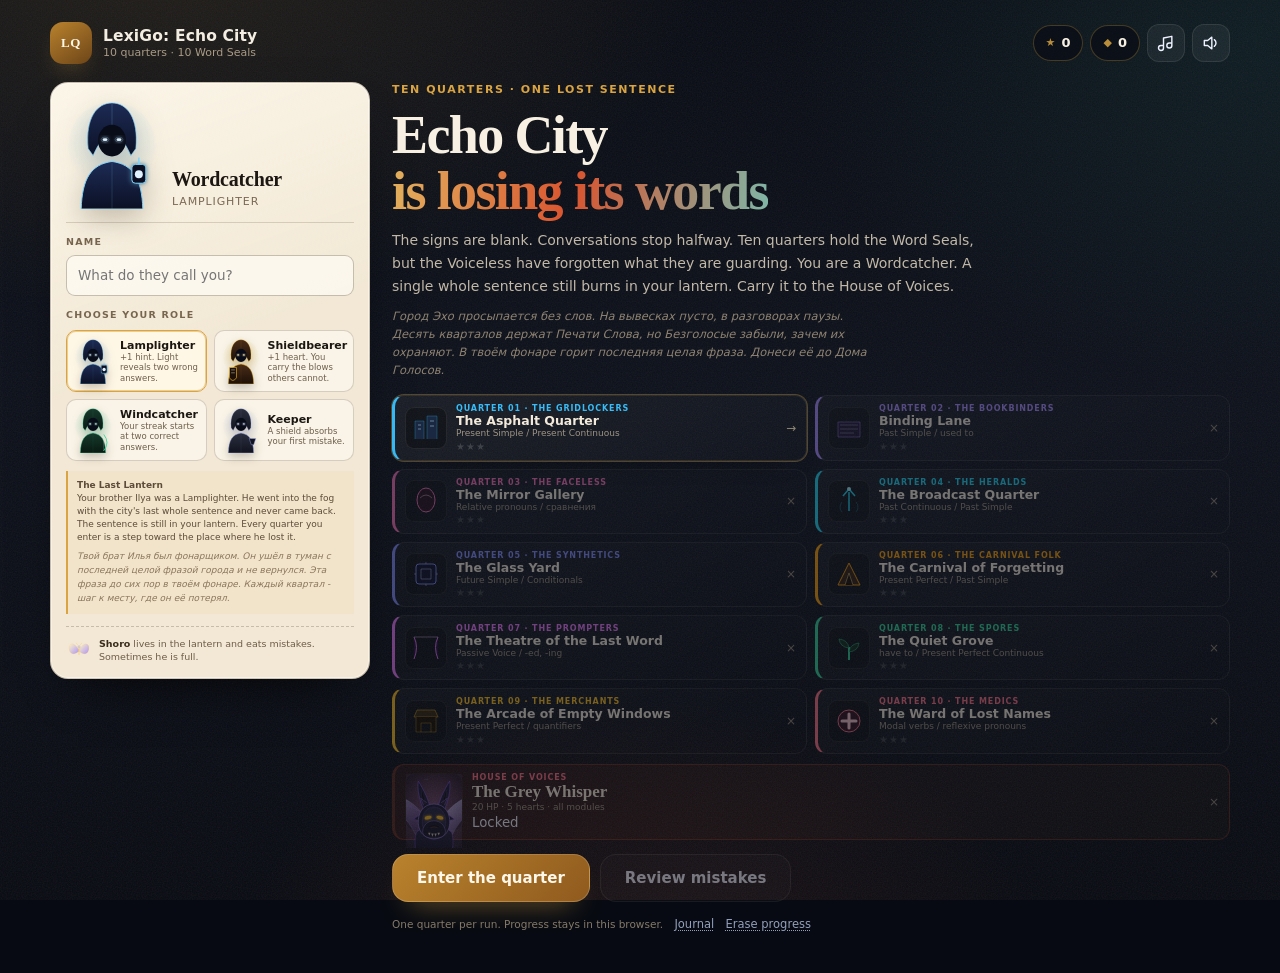
<file: index.html>
<!DOCTYPE html>
<html lang="ru">
<head>
<meta charset="utf-8">
<meta name="viewport" content="width=device-width, initial-scale=1, viewport-fit=cover">
<title>LexiGo: Echo City - a Spotlight 7 adventure</title>
<meta name="description" content="Echo City is losing its words. Ten quarters, ten Word Seals and a dragon of unfinished sentences. A Spotlight 7 adventure.">
<meta name="theme-color" content="#080b16">
<link rel="icon" href="data:image/svg+xml,<svg xmlns='http://www.w3.org/2000/svg' viewBox='0 0 64 64'><rect width='64' height='64' rx='16' fill='%2311182f'/><path d='M18 46V18h10l14 18V18h8v28H38L24 28v18z' fill='%23a78bfa'/></svg>">
<link rel="stylesheet" href="game.css?v=3">
<link rel="stylesheet" href="game-v3.css?v=3">
</head>
<body data-screen="menu">

<div class="app">

  <!-- ============================================================== меню -->
  <section id="screen-menu" class="screen menu">
    <header class="menu-head">
      <div class="brand">
        <span class="brand-mark">LQ</span>
        <span class="brand-text">
          <strong>LexiGo: Echo City</strong>
          <small>10 quarters · 10 Word Seals</small>
        </span>
      </div>
      <div class="head-actions">
        <span class="stat-chip"><span class="sym">★</span> <b id="statStars">0</b></span>
        <span class="stat-chip"><span class="sym">◆</span> <b id="statScore">0</b></span>
        <button class="icon-btn" id="musicBtn" type="button" title="Music" aria-label="Music">
          <svg viewBox="0 0 24 24" aria-hidden="true"><path d="M9 18V6l10-2v12M9 18a3 3 0 1 1-3-3h3m10 0a3 3 0 1 1-3-3h3"/></svg>
        </button>
        <button class="icon-btn" id="soundBtn" type="button" title="Sound" aria-label="Sound">
          <svg viewBox="0 0 24 24" aria-hidden="true"><path d="M4 9v6h4l5 4V5L8 9H4Zm12-1a5 5 0 0 1 0 8"/></svg>
        </button>
      </div>
    </header>

    <div class="menu-grid">
      <aside class="hero-panel">
        <div class="hero-preview">
          <img class="hero-portrait" id="heroPortrait" src="assets/hero/mage.svg" alt="">
          <span class="hero-info">
            <strong id="heroName">Wordcatcher</strong>
            <small id="heroClass">Lamplighter</small>
          </span>
        </div>

        <label class="field">
          <span>Name</span>
          <input id="playerName" type="text" maxlength="14" autocomplete="off" placeholder="What do they call you?">
        </label>

        <div class="pick-block">
          <span class="pick-label">Choose your role</span>
          <div class="class-list" id="classPicker">
            <button type="button" data-class="mage">
              <img src="assets/hero/mage.svg" alt="">
              <span><b>Lamplighter</b><small>+1 hint. Light reveals two wrong answers.</small></span>
            </button>
            <button type="button" data-class="warrior">
              <img src="assets/hero/warrior.svg" alt="">
              <span><b>Shieldbearer</b><small>+1 heart. You carry the blows others cannot.</small></span>
            </button>
            <button type="button" data-class="elf">
              <img src="assets/hero/elf.svg" alt="">
              <span><b>Windcatcher</b><small>Your streak starts at two correct answers.</small></span>
            </button>
            <button type="button" data-class="guardian">
              <img src="assets/hero/guardian.svg" alt="">
              <span><b>Keeper</b><small>A shield absorbs your first mistake.</small></span>
            </button>
          </div>
        </div>

        <p class="class-story" id="classStory"></p>
        <p class="guide-note"><img src="assets/enemies/guide.svg" alt=""><span><b>Shoro</b> lives in the lantern and eats mistakes. Sometimes he is full.</span></p>
      </aside>

      <main class="world-panel">
        <p class="kicker">Ten quarters · one lost sentence</p>
        <h1>Echo City<br><span class="grad">is losing its words</span></h1>
        <p class="lede">
          The signs are blank. Conversations stop halfway. Ten quarters hold the Word Seals,
          but the Voiceless have forgotten what they are guarding. You are a Wordcatcher.
          A single whole sentence still burns in your lantern. Carry it to the House of Voices.
        </p>
        <p class="lede-ru">
          Город Эхо просыпается без слов. На вывесках пусто, в разговорах паузы. Десять кварталов
          держат Печати Слова, но Безголосые забыли, зачем их охраняют. В твоём фонаре горит
          последняя целая фраза. Донеси её до Дома Голосов.
        </p>

        <div class="level-path" id="levelPath"></div>

        <div class="menu-actions">
          <button class="btn primary lg" id="continueBtn" type="button">Enter the quarter</button>
          <button class="btn ghost lg" id="reviewBtn" type="button">Review mistakes</button>
        </div>
        <p class="fineprint">One quarter per run. Progress stays in this browser.
          <button class="linklike" id="menuJournal" type="button">Journal</button>
          <button class="linklike" id="resetProgress" type="button">Erase progress</button>
        </p>
      </main>
    </div>
  </section>

  <!-- ============================================================== уровень -->
  <section id="screen-game" class="screen game" hidden>
    <header class="hud">
      <button class="icon-btn" id="quitBtn" type="button" aria-label="Menu">←</button>
      <div class="hud-title">
        <strong id="levelTitle">District</strong>
        <small id="levelSub">Module</small>
      </div>
      <div class="hearts" id="hearts"></div>
      <div class="seal-chip"><b id="sealVal">0</b><small>/10 seals</small></div>
      <div class="hud-score"><b id="scoreVal">0</b><small>pts</small></div>
      <div class="streak-chip"><span class="sym">≡</span> <b id="streakVal">0</b></div>
      <button class="icon-btn journal-btn" id="journalBtn" type="button" title="Journal" aria-label="Journal">
        <svg viewBox="0 0 24 24" aria-hidden="true"><path d="M5 4h11a2 2 0 0 1 2 2v14H7a2 2 0 0 1-2-2V4Zm0 12h13M9 8h6M9 11h6"/></svg>
      </button>
    </header>
    <div class="buff-row" id="buffRow"></div>

    <div class="stage" id="stage">
      <div class="map-window" id="mapWindow">
        <div class="map" id="map" data-theme="city"></div>
      </div>
      <div class="hint" id="hint" role="status"></div>
      <div class="map-caption" id="mapCaption"></div>
      <div class="map-legend" id="mapLegend"></div>
    </div>

    <div class="controls">
      <span class="ctrl-hint">WASD / arrows - move · Esc - menu</span>
      <div class="dpad" id="dpad">
        <button type="button" data-move="left">←</button>
        <button type="button" data-move="up">↑</button>
        <button type="button" data-move="down">↓</button>
        <button type="button" data-move="right">→</button>
      </div>
    </div>
  </section>

  <!-- ================================================================ босс -->
  <section id="screen-boss" class="screen boss" hidden>
    <header class="boss-top">
      <button class="icon-btn" id="bossQuit" type="button" aria-label="Menu">←</button>
      <div class="boss-title"><strong>The Grey Whisper</strong><small>a dragon of unfinished sentences</small></div>
      <div class="boss-hearts" id="bossHearts"></div>
      <div class="hud-score"><b id="bossScore">0</b><small>pts</small></div>
    </header>

    <div class="boss-arena">
      <div class="boss-card" id="bossCard" data-phase="0">
        <div class="boss-aura"></div>
        <img class="boss-sprite" id="bossSprite" src="assets/enemies/boss.svg" alt="The Grey Whisper">
        <div class="boss-name" id="bossName">The Grey Whisper</div>
        <div class="boss-phase" id="bossPhase">Phase I · The Opening</div>
        <div class="boss-hp"><i id="bossHpFill"></i></div>
        <div class="boss-hp-text" id="bossHpText">20 / 20</div>
      </div>
      <div class="boss-question" id="bossQuestion"></div>
      <div class="boss-abilities" id="bossAbilities"></div>
    </div>
  </section>

  <!-- =========================================================== результат -->
  <section id="screen-result" class="screen result" hidden>
    <div id="resultZone"></div>
  </section>

  <!-- =============================================================== финал -->
  <section id="screen-ending" class="screen ending" hidden>
    <div id="endingZone"></div>
  </section>

  <!-- ============================================================= разбор -->
  <section id="screen-review" class="screen review" hidden>
    <div id="reviewZone"></div>
  </section>

</div>

<div class="battle-layer" id="battleLayer" data-theme="city" hidden>
  <div class="battleMotes" aria-hidden="true"><i></i><i></i><i></i><i></i><i></i><i></i><i></i><i></i></div>
  <div class="battle-card" id="battleCard" role="dialog" aria-modal="true" aria-label="Battle with a Voiceless"></div>
</div>

<div class="dialogue-layer" id="dialogueLayer" hidden>
  <div class="dialogue-card" id="dialogueCard" role="dialog" aria-modal="true" aria-label="Conversation"></div>
</div>

<div class="story-layer" id="storyLayer" hidden>
  <div class="story-card" id="storyCard" role="dialog" aria-modal="true" aria-label="Story"></div>
</div>

<div class="journal-layer" id="journalLayer" hidden>
  <div class="journal-card" id="journalCard" role="dialog" aria-modal="true" aria-label="Journal"></div>
</div>

<noscript>
  <p style="max-width:640px;margin:20px auto;padding:16px;border:1px solid #fecdd3;border-radius:14px;background:#fff1f2;color:#9f1239;font:14px/1.5 system-ui,sans-serif">
    This game needs JavaScript. Turn it on in your browser settings.
  </p>
</noscript>

<script src="content.js"></script>
<script src="story.js"></script>
<script src="lore.js"></script>
<script src="levels.js"></script>
<script src="game.js"></script>
</body>
</html>
</file>
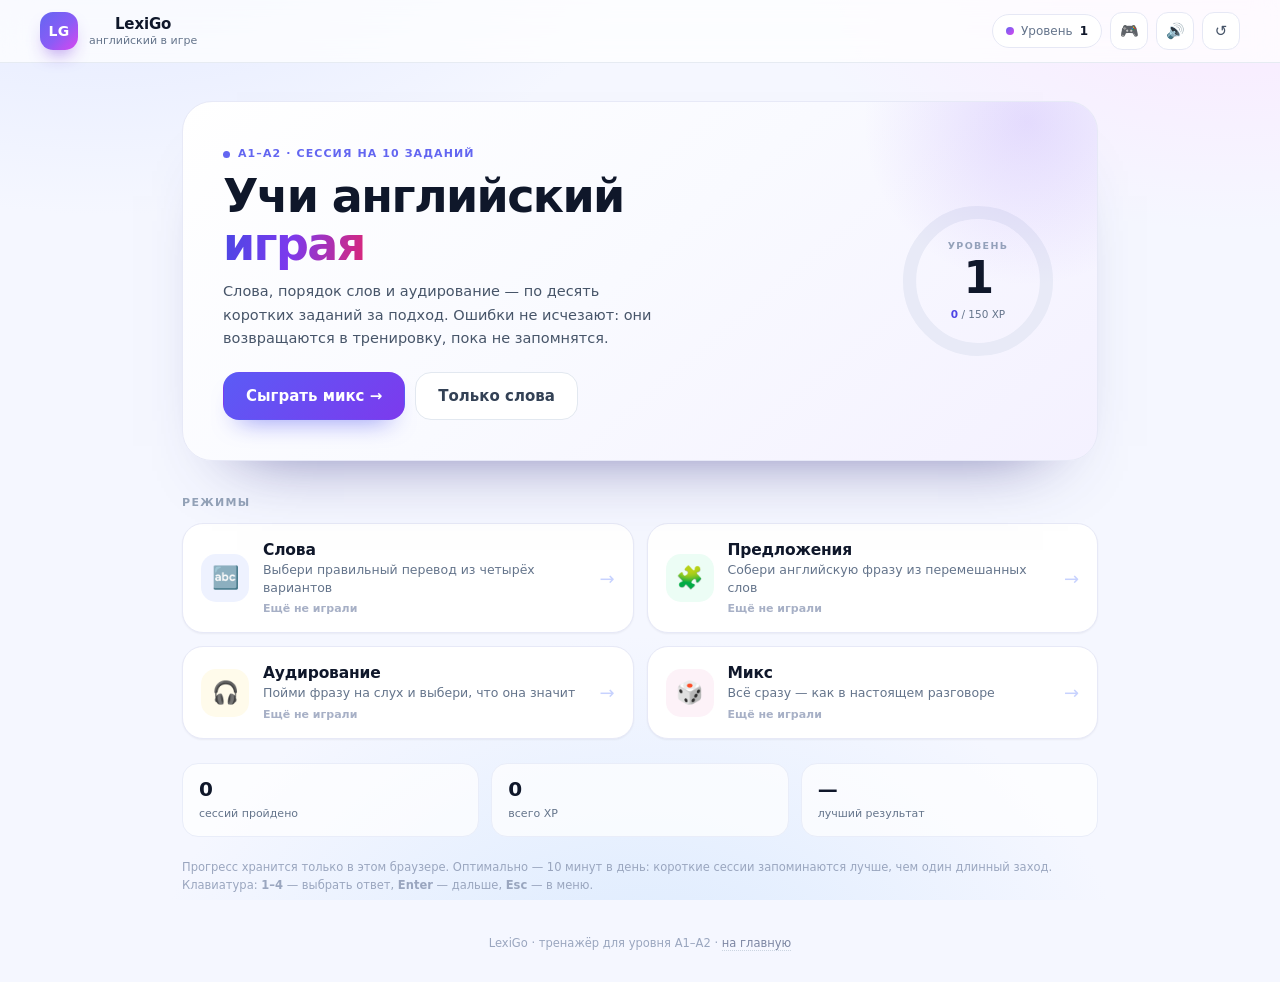
<file: trainer.html>
<!DOCTYPE html>
<html lang="ru">
<head>
<meta charset="utf-8">
<meta name="viewport" content="width=device-width, initial-scale=1, viewport-fit=cover">
<title>LexiGo — английский в игре</title>
<meta name="description" content="Короткие игровые сессии для английского A1–A2: слова, порядок слов и аудирование. Без установки и регистрации.">
<meta name="theme-color" content="#f5f7ff">
<link rel="icon" href="data:image/svg+xml,<svg xmlns='http://www.w3.org/2000/svg' viewBox='0 0 64 64'><defs><linearGradient id='g' x1='0' y1='0' x2='1' y2='1'><stop offset='0' stop-color='%236366f1'/><stop offset='1' stop-color='%23d946ef'/></linearGradient></defs><rect width='64' height='64' rx='16' fill='url(%23g)'/><text x='32' y='44' font-family='Segoe UI,Arial' font-size='30' font-weight='800' fill='white' text-anchor='middle'>L</text></svg>">
<link rel="stylesheet" href="styles.css">
</head>
<body data-screen="home">

<header class="topbar">
  <button class="brand" type="button" data-nav="home" aria-label="LexiGo — на главную">
    <span class="brand-mark" aria-hidden="true">LG</span>
    <span class="brand-text">
      <strong>LexiGo</strong>
      <small>английский в игре</small>
    </span>
  </button>

  <div class="top-actions">
    <span class="lvl-pill" title="Текущий уровень">
      <span class="lvl-dot" aria-hidden="true"></span>
      Уровень <b id="lvlNum">1</b>
    </span>
    <a class="icon-btn" href="index.html" title="Игра-квест" aria-label="Перейти в игру-квест">🎮</a>
    <button class="icon-btn" id="soundBtn" type="button" aria-pressed="true" title="Звук включён">🔊</button>
    <button class="icon-btn" id="resetBtn" type="button" title="Сбросить прогресс" aria-label="Сбросить прогресс">↺</button>
  </div>
</header>

<main class="wrap">

  <!-- ============================================================ главная -->
  <section id="screen-home" class="screen">
    <div class="hero">
      <div class="hero-copy">
        <p class="eyebrow"><span class="pulse" aria-hidden="true"></span>A1–A2 · сессия на 10 заданий</p>
        <h1>Учи английский<br><span class="grad">играя</span></h1>
        <p class="lede">
          Слова, порядок слов и аудирование — по десять коротких заданий за подход.
          Ошибки не исчезают: они возвращаются в тренировку, пока не запомнятся.
        </p>
        <div class="hero-actions">
          <button class="btn primary lg" type="button" data-mode="mixed">Сыграть микс →</button>
          <button class="btn ghost lg" type="button" data-mode="words">Только слова</button>
        </div>
      </div>

      <div class="level-card" aria-label="Прогресс уровня">
        <svg class="ring" viewBox="0 0 120 120" aria-hidden="true">
          <defs>
            <linearGradient id="ringGrad" x1="0" y1="0" x2="1" y2="1">
              <stop offset="0" stop-color="#6366f1"/>
              <stop offset="1" stop-color="#d946ef"/>
            </linearGradient>
          </defs>
          <circle class="ring-bg" cx="60" cy="60" r="52"/>
          <circle class="ring-fg" id="ringFg" cx="60" cy="60" r="52"/>
        </svg>
        <div class="level-inner">
          <span class="level-cap">уровень</span>
          <span class="level-big" id="levelBig">1</span>
          <span class="level-xp"><b id="xpInLevel">0</b> / 150 XP</span>
        </div>
      </div>
    </div>

    <h2 class="section-title">Режимы</h2>

    <div class="modes">
      <button class="mode" type="button" data-mode="words">
        <span class="mode-ico" data-tone="indigo" aria-hidden="true">🔤</span>
        <span class="mode-body">
          <span class="mode-title">Слова</span>
          <span class="mode-desc">Выбери правильный перевод из четырёх вариантов</span>
          <span class="mode-best" data-best="words">Ещё не играли</span>
        </span>
        <span class="mode-go" aria-hidden="true">→</span>
      </button>

      <button class="mode" type="button" data-mode="sentences">
        <span class="mode-ico" data-tone="green" aria-hidden="true">🧩</span>
        <span class="mode-body">
          <span class="mode-title">Предложения</span>
          <span class="mode-desc">Собери английскую фразу из перемешанных слов</span>
          <span class="mode-best" data-best="sentences">Ещё не играли</span>
        </span>
        <span class="mode-go" aria-hidden="true">→</span>
      </button>

      <button class="mode" type="button" data-mode="listening">
        <span class="mode-ico" data-tone="amber" aria-hidden="true">🎧</span>
        <span class="mode-body">
          <span class="mode-title">Аудирование</span>
          <span class="mode-desc">Пойми фразу на слух и выбери, что она значит</span>
          <span class="mode-best" data-best="listening">Ещё не играли</span>
        </span>
        <span class="mode-go" aria-hidden="true">→</span>
      </button>

      <button class="mode" type="button" data-mode="mixed">
        <span class="mode-ico" data-tone="pink" aria-hidden="true">🎲</span>
        <span class="mode-body">
          <span class="mode-title">Микс</span>
          <span class="mode-desc">Всё сразу — как в настоящем разговоре</span>
          <span class="mode-best" data-best="mixed">Ещё не играли</span>
        </span>
        <span class="mode-go" aria-hidden="true">→</span>
      </button>
    </div>

    <div class="foot-grid">
      <div class="mini-stat"><span id="statSessions">0</span><small>сессий пройдено</small></div>
      <div class="mini-stat"><span id="statXp">0</span><small>всего XP</small></div>
      <div class="mini-stat"><span id="statBest">—</span><small>лучший результат</small></div>
    </div>

    <p class="fineprint">
      Прогресс хранится только в этом браузере. Оптимально — 10 минут в день:
      короткие сессии запоминаются лучше, чем один длинный заход.<br>
      Клавиатура: <b>1–4</b> — выбрать ответ, <b>Enter</b> — дальше, <b>Esc</b> — в меню.
    </p>
  </section>

  <!-- =============================================================== игра -->
  <section id="screen-game" class="screen" hidden>
    <div class="game-bar">
      <button class="icon-btn" type="button" data-nav="home" title="В меню" aria-label="Вернуться в меню">←</button>
      <div class="progress-wrap">
        <div class="progress" role="progressbar" aria-label="Прогресс сессии" aria-valuemin="0" aria-valuemax="100" aria-valuenow="0" id="progBar">
          <i id="progFill"></i>
        </div>
        <span class="progress-label"><b id="hudIdx">1</b> / <span id="hudTotal">10</span></span>
      </div>
      <div class="hud">
        <span class="score-pill"><b id="hudScore">0</b> очк.</span>
        <span class="combo-pill" id="comboPill" hidden>🔥 <b id="hudCombo">×0</b></span>
      </div>
    </div>

    <div id="questionZone"></div>
  </section>

  <!-- ========================================================== результат -->
  <section id="screen-result" class="screen" hidden>
    <div id="resultZone"></div>
  </section>

</main>

<div class="confetti-host" id="confetti" aria-hidden="true"></div>

<footer class="site-foot">
  LexiGo · тренажёр для уровня A1–A2 · <a href="#" data-nav="home">на главную</a>
</footer>

<noscript>
  <p style="max-width:640px;margin:0 auto 40px;padding:16px;border:1px solid #fecdd3;border-radius:14px;background:#fff1f2;color:#9f1239;font:14px/1.5 system-ui,sans-serif">
    Для игры нужен JavaScript — включите его в настройках браузера.
  </p>
</noscript>

<script src="data.js"></script>
<script src="app.js"></script>
</body>
</html>
</file>
<file: game.css>
/* ==========================================================================
   LexiGo: Spotlight 7 — оформление
   Тёмная «неоновая» сказка: карта, бои, босс, финал.
   ========================================================================== */

:root {
  --bg: #0b1020;
  --panel: #121a30;
  --panel-2: #0f1628;
  --line: rgba(255, 255, 255, 0.09);
  --ink: #eef2ff;
  --muted: #93a0bc;
  --gold: #fbbf24;
  --green: #34d399;
  --red: #fb7185;
  --violet: #a78bfa;
  --tile: 40px;
  --radius: 22px;
  --font: "Segoe UI", system-ui, -apple-system, "Inter", Roboto, "Helvetica Neue", Arial, sans-serif;
}

*,
*::before,
*::after {
  box-sizing: border-box;
}

[hidden] {
  display: none !important;
}

html,
body {
  min-height: 100%;
}

body {
  margin: 0;
  font-family: var(--font);
  font-size: 15px;
  line-height: 1.5;
  color: var(--ink);
  background-color: var(--bg);
  background-image:
    radial-gradient(1100px 620px at 15% -10%, rgba(99, 102, 241, 0.22), transparent 60%),
    radial-gradient(900px 600px at 95% 0%, rgba(236, 72, 153, 0.14), transparent 55%),
    radial-gradient(900px 700px at 50% 115%, rgba(34, 211, 238, 0.12), transparent 60%);
  background-attachment: fixed;
  -webkit-font-smoothing: antialiased;
  text-rendering: optimizeLegibility;
}

body.battle-open {
  overflow: hidden;
}

h1, h2, h3, p {
  margin-top: 0;
}

button {
  font-family: inherit;
}

:focus-visible {
  outline: 3px solid rgba(167, 139, 250, 0.65);
  outline-offset: 2px;
}

.app {
  min-height: 100dvh;
}

.screen {
  min-height: 100dvh;
}

/* ---------------------------------------------------------------- кнопки */
.btn {
  display: inline-flex;
  align-items: center;
  justify-content: center;
  gap: 8px;
  padding: 12px 20px;
  border: 1px solid transparent;
  border-radius: 14px;
  font-size: 14px;
  font-weight: 700;
  line-height: 1.2;
  cursor: pointer;
  transition: transform 0.14s, filter 0.15s, background 0.15s, border-color 0.15s;
}

.btn:active:not(:disabled) {
  transform: translateY(1px);
}

.btn:disabled {
  opacity: 0.45;
  cursor: not-allowed;
}

.btn.primary {
  background: linear-gradient(135deg, #8b5cf6, #6366f1);
  color: #fff;
  box-shadow: 0 16px 30px -18px rgba(139, 92, 246, 0.95);
}

.btn.primary:hover:not(:disabled) {
  filter: brightness(1.08);
}

.btn.ghost {
  background: rgba(255, 255, 255, 0.05);
  border-color: var(--line);
  color: var(--ink);
}

.btn.ghost:hover:not(:disabled) {
  background: rgba(255, 255, 255, 0.09);
}

.btn.danger {
  background: #dc2626;
  color: #fff;
}

.btn.lg {
  padding: 14px 24px;
  border-radius: 16px;
  font-size: 15px;
}

.icon-btn {
  display: grid;
  place-items: center;
  width: 38px;
  height: 38px;
  padding: 0;
  border: 1px solid var(--line);
  border-radius: 12px;
  background: rgba(255, 255, 255, 0.05);
  color: var(--ink);
  font-size: 16px;
  line-height: 1;
  cursor: pointer;
  transition: background 0.15s, border-color 0.15s;
}

.icon-btn:hover {
  background: rgba(255, 255, 255, 0.1);
  border-color: rgba(167, 139, 250, 0.45);
}

.chip {
  display: inline-flex;
  align-items: center;
  gap: 6px;
  padding: 5px 11px;
  border-radius: 999px;
  background: rgba(167, 139, 250, 0.14);
  color: #c4b5fd;
  font-size: 11px;
  font-weight: 750;
  letter-spacing: 0.02em;
}

/* ------------------------------------------------------------------ меню */
.menu {
  width: min(1180px, 100%);
  margin: 0 auto;
  padding: clamp(16px, 3vw, 30px) clamp(16px, 4vw, 30px) 40px;
}

.menu-head {
  display: flex;
  align-items: center;
  justify-content: space-between;
  gap: 14px;
  margin-bottom: clamp(18px, 3vw, 30px);
  flex-wrap: wrap;
}

.brand {
  display: flex;
  align-items: center;
  gap: 11px;
}

.brand-mark {
  display: grid;
  place-items: center;
  width: 42px;
  height: 42px;
  border-radius: 13px;
  background: linear-gradient(140deg, #7c3aed, #4f46e5 60%, #06b6d4);
  box-shadow: 0 12px 24px -12px rgba(124, 58, 237, 0.9);
  color: #fff;
  font-size: 13px;
  font-weight: 800;
  letter-spacing: 0.04em;
}

.brand-text strong {
  display: block;
  font-size: 16px;
  letter-spacing: -0.01em;
  line-height: 1.2;
}

.brand-text small {
  display: block;
  color: var(--muted);
  font-size: 11px;
  line-height: 1.2;
}

.head-actions {
  display: flex;
  align-items: center;
  gap: 8px;
}

.stat-chip {
  display: inline-flex;
  align-items: center;
  gap: 6px;
  padding: 7px 12px;
  border: 1px solid var(--line);
  border-radius: 999px;
  background: rgba(255, 255, 255, 0.04);
  color: var(--gold);
  font-size: 12px;
  white-space: nowrap;
}

.stat-chip b {
  color: var(--ink);
  font-size: 13px;
}

.menu-grid {
  display: grid;
  grid-template-columns: 320px minmax(0, 1fr);
  gap: clamp(16px, 3vw, 28px);
  align-items: start;
}

.hero-panel {
  padding: 18px;
  border: 1px solid rgba(167, 139, 250, 0.2);
  border-radius: 24px;
  background: linear-gradient(170deg, rgba(139, 92, 246, 0.12), rgba(15, 22, 40, 0.9) 60%);
  box-shadow: 0 30px 60px -50px rgba(0, 0, 0, 0.9);
  position: sticky;
  top: 16px;
}

.hero-preview {
  display: flex;
  align-items: center;
  gap: 12px;
  margin-bottom: 16px;
}

.hero-emoji {
  display: grid;
  place-items: center;
  width: 58px;
  height: 58px;
  border-radius: 18px;
  background: radial-gradient(circle at 30% 20%, #312e81, #111827);
  border: 1px solid rgba(167, 139, 250, 0.35);
  font-size: 30px;
  line-height: 1;
}

.hero-info strong {
  display: block;
  font-size: 17px;
  letter-spacing: -0.01em;
}

.hero-info small {
  display: block;
  color: var(--muted);
  font-size: 12px;
}

.field {
  display: block;
  margin-bottom: 14px;
}

.field span {
  display: block;
  margin-bottom: 6px;
  color: var(--muted);
  font-size: 11px;
  font-weight: 700;
  letter-spacing: 0.08em;
  text-transform: uppercase;
}

.field input {
  width: 100%;
  padding: 10px 12px;
  border: 1px solid var(--line);
  border-radius: 12px;
  background: rgba(0, 0, 0, 0.25);
  color: var(--ink);
  font: inherit;
  font-size: 14px;
  outline: none;
}

.field input:focus {
  border-color: rgba(167, 139, 250, 0.6);
}

.pick-block {
  margin-top: 14px;
}

.pick-label {
  display: block;
  margin-bottom: 8px;
  color: var(--muted);
  font-size: 11px;
  font-weight: 700;
  letter-spacing: 0.08em;
  text-transform: uppercase;
}

.avatar-row {
  display: flex;
  flex-wrap: wrap;
  gap: 6px;
}

.avatar-row button {
  display: grid;
  place-items: center;
  width: 38px;
  height: 38px;
  padding: 0;
  border: 1px solid var(--line);
  border-radius: 11px;
  background: rgba(255, 255, 255, 0.04);
  font-size: 19px;
  cursor: pointer;
  transition: border-color 0.15s, background 0.15s, transform 0.12s;
}

.avatar-row button:hover {
  transform: translateY(-1px);
  border-color: rgba(167, 139, 250, 0.5);
}

.avatar-row button.active {
  border-color: var(--violet);
  background: rgba(167, 139, 250, 0.18);
}

.class-list {
  display: grid;
  gap: 7px;
}

.class-list button {
  display: flex;
  align-items: center;
  gap: 10px;
  padding: 9px 11px;
  border: 1px solid var(--line);
  border-radius: 13px;
  background: rgba(255, 255, 255, 0.03);
  color: var(--ink);
  text-align: left;
  cursor: pointer;
  transition: border-color 0.15s, background 0.15s;
}

.class-list button:hover {
  border-color: rgba(167, 139, 250, 0.45);
}

.class-list button.active {
  border-color: var(--violet);
  background: rgba(167, 139, 250, 0.14);
}

.class-emoji {
  font-size: 20px;
  line-height: 1;
}

.class-list b {
  display: block;
  font-size: 13.5px;
  line-height: 1.2;
}

.class-list small {
  display: block;
  color: var(--muted);
  font-size: 10.5px;
  line-height: 1.25;
}

.world-panel {
  min-width: 0;
}

.kicker {
  margin: 0 0 8px;
  color: var(--violet);
  font-size: 11px;
  font-weight: 800;
  letter-spacing: 0.14em;
  text-transform: uppercase;
}

.world-panel h1 {
  margin: 0 0 10px;
  font-size: clamp(30px, 4.6vw, 46px);
  font-weight: 800;
  line-height: 1.04;
  letter-spacing: -0.035em;
}

.grad {
  background: linear-gradient(100deg, #a78bfa, #22d3ee 55%, #f472b6);
  -webkit-background-clip: text;
  background-clip: text;
  color: transparent;
}

.lede {
  max-width: 60ch;
  margin: 0 0 18px;
  color: #b6c2dd;
  font-size: 14px;
  line-height: 1.6;
}

.level-path {
  display: grid;
  grid-template-columns: repeat(2, minmax(0, 1fr));
  gap: 10px;
}

.node {
  display: flex;
  align-items: center;
  gap: 11px;
  padding: 12px 13px;
  border: 1px solid var(--line);
  border-left: 3px solid var(--accent, var(--violet));
  border-radius: 16px;
  background: linear-gradient(150deg, rgba(255, 255, 255, 0.05), rgba(255, 255, 255, 0.015));
  color: var(--ink);
  text-align: left;
  cursor: pointer;
  transition: transform 0.16s, border-color 0.16s, background 0.16s;
}

.node:hover:not(:disabled) {
  transform: translateY(-2px);
  background: rgba(255, 255, 255, 0.07);
}

.node.locked {
  opacity: 0.45;
  cursor: not-allowed;
}

.node-emoji {
  display: grid;
  place-items: center;
  width: 40px;
  height: 40px;
  flex: none;
  border-radius: 12px;
  background: rgba(0, 0, 0, 0.3);
  font-size: 21px;
}

.node-body {
  flex: 1;
  min-width: 0;
}

.node-num {
  display: block;
  color: var(--accent, var(--violet));
  font-size: 9.5px;
  font-weight: 800;
  letter-spacing: 0.12em;
  text-transform: uppercase;
}

.node-title {
  display: block;
  font-size: 13.5px;
  font-weight: 700;
  line-height: 1.2;
  white-space: nowrap;
  overflow: hidden;
  text-overflow: ellipsis;
}

.node-grammar {
  display: block;
  color: var(--muted);
  font-size: 10.5px;
  line-height: 1.25;
  white-space: nowrap;
  overflow: hidden;
  text-overflow: ellipsis;
}

.node-stars {
  display: flex;
  align-items: center;
  gap: 1px;
  margin-top: 4px;
}

.node-best {
  margin-left: 6px;
  color: var(--muted);
  font-size: 10px;
}

.node-state {
  color: var(--muted);
  font-size: 14px;
}

.star {
  color: rgba(255, 255, 255, 0.16);
  font-size: 12px;
  line-height: 1;
}

.star.on {
  color: var(--gold);
  text-shadow: 0 0 8px rgba(251, 191, 36, 0.55);
}

.boss-node {
  grid-column: 1 / -1;
  border-left-color: #f43f5e;
  background: linear-gradient(120deg, rgba(244, 63, 94, 0.14), rgba(15, 22, 40, 0.6));
}

.boss-node .node-num {
  color: #fb7185;
}

.menu-actions {
  display: flex;
  flex-wrap: wrap;
  gap: 10px;
  margin-top: 16px;
}

.fineprint {
  margin: 14px 0 0;
  color: rgba(148, 163, 184, 0.8);
  font-size: 11.5px;
}

.linklike {
  margin-left: 8px;
  padding: 0;
  border: 0;
  background: none;
  color: var(--muted);
  font: inherit;
  font-size: 11.5px;
  text-decoration: underline dotted;
  text-underline-offset: 2px;
  cursor: pointer;
}

.linklike:hover {
  color: var(--ink);
}

.fineprint a {
  color: var(--violet);
  text-decoration: none;
  border-bottom: 1px dotted rgba(167, 139, 250, 0.6);
}

/* ---------------------------------------------------------------- игра */
.game {
  display: flex;
  flex-direction: column;
  height: 100dvh;
  padding: 10px clamp(10px, 2vw, 22px) 12px;
  gap: 8px;
  overflow: hidden;
}

.hud {
  display: flex;
  align-items: center;
  gap: 10px;
  flex: none;
}

.hud-title {
  flex: 1;
  min-width: 0;
  line-height: 1.2;
}

.hud-title strong {
  display: block;
  font-size: 14px;
  white-space: nowrap;
  overflow: hidden;
  text-overflow: ellipsis;
}

.hud-title small {
  color: var(--muted);
  font-size: 10.5px;
  white-space: nowrap;
  overflow: hidden;
  text-overflow: ellipsis;
  display: block;
}

.hearts,
.bHearts,
.boss-hearts {
  display: flex;
  gap: 2px;
  font-size: 15px;
  line-height: 1;
}

.heart.lost {
  filter: grayscale(1);
  opacity: 0.25;
  transform: scale(0.85);
}

.hud-score {
  display: flex;
  align-items: baseline;
  gap: 4px;
  padding: 6px 11px;
  border: 1px solid var(--line);
  border-radius: 999px;
  background: rgba(255, 255, 255, 0.04);
  white-space: nowrap;
}

.hud-score b {
  font-size: 14px;
}

.hud-score small {
  color: var(--muted);
  font-size: 10px;
}

.streak-chip {
  padding: 6px 11px;
  border: 1px solid rgba(251, 146, 60, 0.4);
  border-radius: 999px;
  background: rgba(251, 146, 60, 0.12);
  color: #fdba74;
  font-size: 12px;
  font-weight: 700;
  white-space: nowrap;
}

.buff-row {
  display: flex;
  flex-wrap: wrap;
  gap: 6px;
  min-height: 0;
  flex: none;
}

.buff {
  padding: 4px 10px;
  border-radius: 999px;
  font-size: 11px;
  font-weight: 650;
  animation: pop 0.25s ease;
}

.buff.streak {
  background: rgba(251, 146, 60, 0.14);
  border: 1px solid rgba(251, 146, 60, 0.35);
  color: #fdba74;
}

.buff.good {
  background: rgba(52, 211, 153, 0.14);
  border: 1px solid rgba(52, 211, 153, 0.35);
  color: #6ee7b7;
}

.buff.bad {
  background: rgba(148, 163, 184, 0.16);
  border: 1px solid rgba(148, 163, 184, 0.35);
  color: #cbd5e1;
}

.buff.shield {
  background: rgba(96, 165, 250, 0.14);
  border: 1px solid rgba(96, 165, 250, 0.4);
  color: #93c5fd;
}

.stage {
  position: relative;
  flex: 1;
  min-height: 0;
}

.map-window {
  position: absolute;
  inset: 0;
  overflow: hidden;
  border-radius: 18px;
}

/* --------------------------------------------------------------- карта */
.map {
  --forest: #1e293b;
  --forest2: #131c2f;
  --path: #b8c4d8;
  --path2: #97a6bf;
  position: absolute;
  left: 0;
  top: 0;
  display: grid;
  grid-auto-rows: var(--tile);
  border: 9px solid #1b2236;
  border-radius: 18px;
  background: var(--forest2);
  box-shadow: 0 0 0 1px rgba(167, 139, 250, 0.25), 0 40px 80px -50px rgba(0, 0, 0, 0.95);
  transition: transform 0.18s ease;
  will-change: transform;
  overflow: hidden;
}

.map[data-theme="city"]     { --forest: #1e293b; --forest2: #131c2f; --path: #c3d0e2; --path2: #9fb0c9; }
.map[data-theme="story"]    { --forest: #2b2140; --forest2: #1d1630; --path: #d8c7a8; --path2: #b9a585; }
.map[data-theme="portrait"] { --forest: #3a2030; --forest2: #2a1624; --path: #e6c9c2; --path2: #c9a9a2; }
.map[data-theme="media"]    { --forest: #0f2a33; --forest2: #0a1f27; --path: #b9d6de; --path2: #93b6c0; }
.map[data-theme="future"]   { --forest: #1c1d45; --forest2: #12132e; --path: #bcc6f5; --path2: #97a3d8; }
.map[data-theme="fun"]      { --forest: #3a2514; --forest2: #2a1a0c; --path: #f0c98a; --path2: #d3a961; }
.map[data-theme="stage"]    { --forest: #2c1244; --forest2: #1e0b30; --path: #e2c6f5; --path2: #c3a2da; }
.map[data-theme="green"]    { --forest: #15331f; --forest2: #0e2417; --path: #aad6a4; --path2: #86b881; }
.map[data-theme="shop"]     { --forest: #3a2a12; --forest2: #2a1e0c; --path: #f2d38a; --path2: #d4b364; }
.map[data-theme="health"]   { --forest: #341724; --forest2: #241019; --path: #f0c0c8; --path2: #cc9aa4; }

.tile {
  position: relative;
  display: grid;
  place-items: center;
  width: var(--tile);
  height: var(--tile);
  font-size: calc(var(--tile) * 0.64);
  line-height: 1;
  user-select: none;
}

.t-forest {
  background: linear-gradient(160deg, var(--forest), var(--forest2));
  color: rgba(255, 255, 255, 0.82);
  text-shadow: 0 2px 3px rgba(0, 0, 0, 0.4);
}

.t-path {
  background-color: var(--path);
  background-image: radial-gradient(rgba(30, 41, 59, 0.18) 1px, transparent 1.4px);
  background-size: calc(var(--tile) * 0.42) calc(var(--tile) * 0.42);
}

.t-start {
  box-shadow: inset 0 0 0 2px rgba(52, 211, 153, 0.5);
}

.t-castle {
  background: var(--path);
  background-image: radial-gradient(circle at 50% 85%, rgba(251, 191, 36, 0.55), transparent 65%);
}

.t-castle .castle {
  font-size: calc(var(--tile) * 0.9);
  filter: drop-shadow(0 8px 10px rgba(0, 0, 0, 0.5));
  animation: castleGlow 3s ease-in-out infinite;
}

/* -------------------------------------------------------------- спрайты */
.sprite {
  position: absolute;
  left: calc(var(--x) * var(--tile));
  top: calc(var(--y) * var(--tile));
  width: var(--tile);
  height: var(--tile);
  display: grid;
  place-items: center;
  font-size: calc(var(--tile) * 0.68);
  line-height: 1;
  z-index: 4;
  pointer-events: none;
  transition: left 0.16s ease, top 0.16s ease;
}

.sprite .shadow {
  position: absolute;
  bottom: 5%;
  left: 50%;
  width: 56%;
  height: 16%;
  transform: translateX(-50%);
  border-radius: 50%;
  background: radial-gradient(ellipse, rgba(0, 0, 0, 0.55), transparent 70%);
  z-index: -1;
}

.sprite.hero {
  z-index: 6;
  border-radius: 50%;
  background: radial-gradient(circle, rgba(52, 211, 153, 0.2), transparent 72%);
  box-shadow: 0 0 0 2px rgba(52, 211, 153, 0.5);
  filter: drop-shadow(0 6px 6px rgba(0, 0, 0, 0.5));
}

.sprite.hero span {
  display: block;
  animation: heroIdle 3s ease-in-out infinite;
}

.sprite.hero.bump {
  animation: bump 0.24s ease;
}

.sprite.enemy {
  border-radius: 50%;
  background: radial-gradient(circle at 50% 45%, rgba(15, 23, 42, 0.82), rgba(15, 23, 42, 0.4));
  box-shadow: 0 0 0 2px rgba(248, 113, 113, 0.65), 0 6px 12px rgba(0, 0, 0, 0.45);
  animation: enemyRing 2.4s ease-in-out infinite;
}

.sprite.enemy::after {
  content: "!";
  position: absolute;
  top: -2%;
  right: -2%;
  display: grid;
  place-items: center;
  width: 36%;
  height: 36%;
  border-radius: 50%;
  background: #ef4444;
  box-shadow: 0 2px 6px rgba(0, 0, 0, 0.5);
  color: #fff;
  font-size: calc(var(--tile) * 0.22);
  font-weight: 900;
  line-height: 1;
  z-index: 2;
}

.sprite.enemy span {
  display: block;
  animation: enemyBob 2.6s ease-in-out infinite;
  filter: drop-shadow(0 4px 4px rgba(0, 0, 0, 0.45));
  z-index: 1;
}

.sprite.enemy.elite {
  box-shadow: 0 0 0 2px rgba(251, 191, 36, 0.75), 0 0 22px rgba(251, 191, 36, 0.25);
}

.sprite.enemy.elite::after {
  background: #fbbf24;
  color: #3b2506;
}

.sprite.enemy.defeated {
  animation: enemyDefeat 0.5s ease forwards;
}

@keyframes enemyRing {
  0%, 100% { box-shadow: 0 0 0 2px rgba(248, 113, 113, 0.65), 0 6px 12px rgba(0, 0, 0, 0.45); }
  50% { box-shadow: 0 0 0 4px rgba(248, 113, 113, 0.18), 0 6px 12px rgba(0, 0, 0, 0.45); }
}

/* ------------------------------------------------------------- подсказки */
.hint {
  position: absolute;
  top: 8px;
  left: 50%;
  transform: translate(-50%, -10px);
  padding: 8px 14px;
  border: 1px solid rgba(167, 139, 250, 0.35);
  border-radius: 999px;
  background: rgba(11, 16, 32, 0.9);
  color: #ddd6fe;
  font-size: 12px;
  white-space: nowrap;
  opacity: 0;
  pointer-events: none;
  transition: opacity 0.25s, transform 0.25s;
  z-index: 8;
  max-width: 92%;
  overflow: hidden;
  text-overflow: ellipsis;
}

.hint.visible {
  opacity: 1;
  transform: translate(-50%, 0);
}

.controls {
  display: flex;
  align-items: center;
  justify-content: center;
  gap: 16px;
  flex: none;
  min-height: 50px;
}

.ctrl-hint {
  color: var(--muted);
  font-size: 11.5px;
}

.dpad {
  display: flex;
  gap: 6px;
}

.dpad button {
  display: grid;
  place-items: center;
  width: 44px;
  height: 44px;
  border: 1px solid var(--line);
  border-radius: 13px;
  background: rgba(255, 255, 255, 0.05);
  color: var(--ink);
  font-size: 17px;
  cursor: pointer;
}

.dpad button:active {
  transform: scale(0.94);
}

/* ----------------------------------------------------------------- бой */
.battle-layer {
  position: fixed;
  inset: 0;
  z-index: 60;
  display: grid;
  place-items: center;
  padding: 14px;
  background: rgba(4, 8, 18, 0.78);
  backdrop-filter: blur(7px);
  -webkit-backdrop-filter: blur(7px);
}

.battle-card {
  width: min(560px, 100%);
  max-height: 92dvh;
  overflow-y: auto;
  padding: clamp(16px, 3vw, 24px);
  border: 1px solid rgba(167, 139, 250, 0.3);
  border-radius: 26px;
  background:
    radial-gradient(500px 200px at 15% 0%, rgba(139, 92, 246, 0.16), transparent 70%),
    linear-gradient(180deg, #161f38, #0e1526);
  box-shadow: 0 40px 90px rgba(0, 0, 0, 0.65);
  animation: cardIn 0.28s cubic-bezier(0.2, 0.8, 0.2, 1);
}

.battle-card.shake {
  animation: cardShake 0.4s ease;
}

.bHead {
  display: flex;
  align-items: center;
  gap: 12px;
}

.bEnemy {
  display: grid;
  place-items: center;
  width: 56px;
  height: 56px;
  flex: none;
  border: 1px solid rgba(248, 113, 113, 0.4);
  border-radius: 50%;
  background: radial-gradient(circle, rgba(248, 113, 113, 0.2), transparent 70%);
  font-size: 28px;
}

.bEnemy.elite {
  border-color: rgba(251, 191, 36, 0.5);
  background: radial-gradient(circle, rgba(251, 191, 36, 0.2), transparent 70%);
}

.bMeta {
  flex: 1;
  min-width: 0;
}

.bName {
  margin: 0;
  font-size: 15.5px;
  font-weight: 800;
}

.bKind {
  margin: 1px 0 0;
  color: var(--muted);
  font-size: 11px;
}

.bAbilities {
  display: flex;
  flex-wrap: wrap;
  gap: 6px;
  margin: 12px 0 0;
}

.ability {
  padding: 7px 10px;
  border: 1px solid rgba(167, 139, 250, 0.3);
  border-radius: 10px;
  background: rgba(167, 139, 250, 0.1);
  color: #ddd6fe;
  font-size: 11.5px;
  font-weight: 650;
  cursor: pointer;
}

.ability b {
  margin-left: 4px;
  padding: 1px 5px;
  border-radius: 6px;
  background: rgba(255, 255, 255, 0.14);
  font-size: 10px;
}

.ability:hover {
  background: rgba(167, 139, 250, 0.2);
}

.ability-empty {
  color: var(--muted);
  font-size: 11px;
}

.bBody {
  margin-top: 12px;
}

.q-lead {
  margin: 0 0 6px;
  color: var(--muted);
  font-size: 12px;
}

.q-word {
  display: flex;
  align-items: center;
  gap: 10px;
  margin: 0 0 10px;
  color: #fbbf24;
  font-size: 30px;
  letter-spacing: -0.02em;
  line-height: 1.1;
}

.q-word.ru {
  color: #c4b5fd;
  font-size: 23px;
}

.q-sentence {
  margin: 0 0 12px;
  color: #e2e8f0;
  font-size: 16px;
  line-height: 1.5;
}

.q-sentence.ru {
  color: #c4b5fd;
}

.q-gap {
  display: inline-block;
  min-width: 64px;
  padding: 0 6px;
  border-bottom: 2px solid rgba(251, 191, 36, 0.7);
  color: var(--gold);
  text-align: center;
}

.speak {
  display: inline-grid;
  place-items: center;
  width: 32px;
  height: 32px;
  flex: none;
  padding: 0;
  border: 1px solid var(--line);
  border-radius: 10px;
  background: rgba(255, 255, 255, 0.06);
  color: var(--gold);
  font-size: 13px;
  cursor: pointer;
}

.q-listen {
  display: flex;
  gap: 8px;
  margin-bottom: 12px;
}

.play {
  display: grid;
  place-items: center;
  width: 56px;
  height: 56px;
  padding: 0;
  border: 0;
  border-radius: 50%;
  background: linear-gradient(135deg, #a78bfa, #6366f1);
  color: #fff;
  font-size: 20px;
  cursor: pointer;
  box-shadow: 0 14px 26px -16px rgba(139, 92, 246, 0.9);
}

.play.slow {
  width: 44px;
  height: 44px;
  font-size: 16px;
  background: rgba(255, 255, 255, 0.08);
  border: 1px solid var(--line);
  box-shadow: none;
}

.options {
  display: grid;
  gap: 8px;
}

.option {
  display: flex;
  align-items: center;
  gap: 10px;
  width: 100%;
  padding: 11px 13px;
  border: 1.5px solid var(--line);
  border-radius: 13px;
  background: rgba(255, 255, 255, 0.035);
  color: var(--ink);
  font-size: 14px;
  text-align: left;
  cursor: pointer;
  transition: border-color 0.15s, background 0.15s, transform 0.12s;
}

.option:hover:not(:disabled) {
  border-color: rgba(167, 139, 250, 0.55);
  background: rgba(167, 139, 250, 0.08);
  transform: translateX(2px);
}

.option:disabled {
  cursor: default;
}

.option.dim {
  opacity: 0.3;
}

.option .key {
  display: grid;
  place-items: center;
  width: 23px;
  height: 23px;
  flex: none;
  border-radius: 7px;
  background: rgba(255, 255, 255, 0.08);
  color: var(--muted);
  font-size: 10px;
  font-weight: 800;
}

.option .val {
  flex: 1;
  min-width: 0;
}

.option.correct {
  border-color: #34d399;
  background: rgba(52, 211, 153, 0.13);
  color: #c7f9e3;
}

.option.correct .key {
  background: rgba(52, 211, 153, 0.25);
  color: #6ee7b7;
}

.option.wrong {
  border-color: #fb7185;
  background: rgba(251, 113, 133, 0.13);
  color: #ffd7dc;
}

.option.wrong .key {
  background: rgba(251, 113, 133, 0.25);
  color: #fda4af;
}

.build-slots {
  display: flex;
  flex-wrap: wrap;
  align-content: flex-start;
  gap: 6px;
  min-height: 54px;
  padding: 9px;
  border: 1.5px dashed rgba(255, 255, 255, 0.16);
  border-radius: 13px;
  background: rgba(0, 0, 0, 0.22);
}

.build-bank {
  display: flex;
  flex-wrap: wrap;
  gap: 6px;
  margin-top: 9px;
  min-height: 34px;
}

.tok {
  padding: 8px 12px;
  border: 1.5px solid var(--line);
  border-radius: 10px;
  background: rgba(255, 255, 255, 0.05);
  color: var(--ink);
  font-size: 13.5px;
  font-weight: 600;
  cursor: pointer;
}

.tok:hover:not(:disabled) {
  border-color: rgba(167, 139, 250, 0.55);
  background: rgba(167, 139, 250, 0.12);
}

.tok.placed {
  border-color: rgba(251, 191, 36, 0.5);
  background: rgba(251, 191, 36, 0.12);
  color: #ffe9b8;
}

.tok:disabled {
  cursor: default;
  opacity: 0.7;
}

.placeholder {
  align-self: center;
  color: rgba(255, 255, 255, 0.3);
  font-size: 12px;
}

.build-actions {
  display: flex;
  justify-content: flex-end;
  margin-top: 10px;
}

.bFoot {
  margin-top: 12px;
}

.bHint {
  margin: 0;
  color: var(--muted);
  font-size: 12px;
  text-align: center;
}

.verdict {
  padding: 9px 12px;
  border-radius: 12px;
  margin-bottom: 9px;
  font-size: 13px;
  line-height: 1.45;
}

.verdict.good {
  border: 1px solid rgba(52, 211, 153, 0.4);
  background: rgba(52, 211, 153, 0.12);
  color: #b8f5da;
}

.verdict.bad {
  border: 1px solid rgba(251, 113, 133, 0.4);
  background: rgba(251, 113, 133, 0.12);
  color: #ffd0d7;
}

.verdict.shield {
  border: 1px solid rgba(96, 165, 250, 0.4);
  background: rgba(96, 165, 250, 0.12);
  color: #bfdbfe;
}

.verdict small {
  display: block;
  margin-top: 4px;
  opacity: 0.85;
  font-size: 11.5px;
}

.bFoot .btn {
  width: 100%;
}

/* ---------------------------------------------------------------- босс */
.boss {
  display: flex;
  flex-direction: column;
  height: 100dvh;
  padding: 10px clamp(12px, 3vw, 26px) 16px;
  overflow-y: auto;
  background:
    radial-gradient(900px 500px at 50% 0%, rgba(244, 63, 94, 0.18), transparent 65%),
    radial-gradient(700px 500px at 50% 100%, rgba(124, 58, 237, 0.14), transparent 60%);
}

.boss-top {
  display: flex;
  align-items: center;
  gap: 10px;
  flex: none;
}

.boss-title {
  flex: 1;
  min-width: 0;
  line-height: 1.2;
}

.boss-title strong {
  display: block;
  font-size: 14px;
}

.boss-title small {
  color: var(--muted);
  font-size: 10.5px;
}

.boss-arena {
  flex: 1;
  width: min(620px, 100%);
  margin: 10px auto 0;
  display: flex;
  flex-direction: column;
  justify-content: center;
  gap: 12px;
}

.boss-card {
  position: relative;
  padding: 14px;
  border: 1px solid rgba(244, 63, 94, 0.35);
  border-radius: 24px;
  background:
    radial-gradient(400px 200px at 50% 0%, rgba(244, 63, 94, 0.22), transparent 70%),
    linear-gradient(180deg, #1d1326, #120d1c);
  text-align: center;
  overflow: hidden;
  transition: box-shadow 0.4s;
}

.boss-card[data-phase="1"] { box-shadow: inset 0 0 60px rgba(244, 63, 94, 0.2); }
.boss-card[data-phase="2"] { box-shadow: inset 0 0 80px rgba(244, 63, 94, 0.35); }
.boss-card[data-phase="3"] { box-shadow: inset 0 0 110px rgba(244, 63, 94, 0.5); }

.boss-aura {
  position: absolute;
  inset: -40%;
  background: radial-gradient(circle, rgba(244, 63, 94, 0.18), transparent 60%);
  animation: auraSpin 12s linear infinite;
  pointer-events: none;
}

.boss-sprite {
  position: relative;
  font-size: clamp(64px, 14vw, 90px);
  line-height: 1;
  animation: bossFloat 3s ease-in-out infinite;
  filter: drop-shadow(0 16px 30px rgba(244, 63, 94, 0.35));
}

.boss-name {
  position: relative;
  margin-top: 4px;
  font-size: 16px;
  font-weight: 800;
  letter-spacing: -0.01em;
}

.boss-hp {
  position: relative;
  height: 14px;
  margin: 10px auto 4px;
  max-width: 420px;
  border-radius: 999px;
  background: rgba(255, 255, 255, 0.1);
  overflow: hidden;
}

.boss-hp i {
  display: block;
  height: 100%;
  width: 100%;
  border-radius: 999px;
  background: linear-gradient(90deg, #fb7185, #f43f5e);
  transition: width 0.4s ease;
}

.boss-hp-text {
  position: relative;
  color: var(--muted);
  font-size: 11px;
}

.boss-question {
  padding: clamp(14px, 3vw, 22px);
  border: 1px solid rgba(167, 139, 250, 0.28);
  border-radius: 20px;
  background: linear-gradient(180deg, rgba(22, 31, 56, 0.95), rgba(14, 21, 38, 0.95));
  box-shadow: 0 30px 60px -40px rgba(0, 0, 0, 0.9);
}

.boss-q-head {
  display: flex;
  align-items: center;
  justify-content: space-between;
  gap: 8px;
  margin-bottom: 8px;
}

.boss-q-kind {
  color: var(--muted);
  font-size: 10px;
  font-weight: 750;
  letter-spacing: 0.1em;
  text-transform: uppercase;
}

.boss-hit {
  padding: 12px;
  margin-bottom: 10px;
  border-radius: 14px;
  background: rgba(251, 113, 133, 0.12);
  border: 1px solid rgba(251, 113, 133, 0.35);
  color: #ffd0d7;
  font-size: 14px;
  font-weight: 650;
}

.boss-hit.good {
  background: rgba(52, 211, 153, 0.12);
  border-color: rgba(52, 211, 153, 0.35);
  color: #b8f5da;
}

.boss-hit small {
  display: block;
  margin-top: 4px;
  opacity: 0.85;
  font-weight: 400;
}

.boss-rule {
  margin: 0 0 10px;
  color: var(--muted);
  font-size: 12px;
  line-height: 1.45;
}

.boss-abilities {
  display: flex;
  gap: 6px;
  flex-wrap: wrap;
}

/* ------------------------------------------------------------ результат */
.result {
  display: grid;
  place-items: center;
  padding: 20px;
}

#resultZone {
  width: 100%;
  max-width: 560px;
}

.result-card {
  width: 100%;
  padding: clamp(22px, 5vw, 38px);
  border: 1px solid rgba(167, 139, 250, 0.25);
  border-radius: 28px;
  background:
    radial-gradient(500px 240px at 50% 0%, rgba(139, 92, 246, 0.16), transparent 70%),
    linear-gradient(180deg, #151e36, #0d1424);
  box-shadow: 0 40px 90px rgba(0, 0, 0, 0.65);
  text-align: center;
  animation: cardIn 0.32s ease;
}

.result-card.win {
  border-color: rgba(251, 191, 36, 0.35);
}

.result-emoji {
  font-size: 56px;
  line-height: 1;
  animation: pop 0.5s cubic-bezier(0.2, 0.9, 0.3, 1.4);
}

.result-card h1 {
  margin: 8px 0 8px;
  font-size: clamp(25px, 5vw, 36px);
  font-weight: 800;
  letter-spacing: -0.03em;
}

.result-text {
  margin: 0 auto;
  max-width: 42ch;
  color: #b6c2dd;
  font-size: 13.5px;
  line-height: 1.55;
}

.stars-row {
  display: flex;
  justify-content: center;
  gap: 8px;
  margin: 14px 0 2px;
}

.stars-row .star {
  font-size: 34px;
}

.result-stats,
.ending-stats {
  display: flex;
  justify-content: center;
  flex-wrap: wrap;
  gap: 9px;
  margin: 16px 0 4px;
}

.result-stats div,
.ending-stats div {
  min-width: 92px;
  padding: 10px 13px;
  border: 1px solid var(--line);
  border-radius: 14px;
  background: rgba(255, 255, 255, 0.04);
}

.result-stats b,
.ending-stats b {
  display: block;
  font-size: 19px;
  font-weight: 800;
}

.result-stats small,
.ending-stats small {
  color: var(--muted);
  font-size: 10px;
}

.result-actions {
  display: flex;
  justify-content: center;
  flex-wrap: wrap;
  gap: 9px;
  margin-top: 18px;
}

/* ---------------------------------------------------------------- финал */
.ending {
  display: grid;
  place-items: center;
  padding: 20px;
}

#endingZone {
  width: 100%;
  max-width: 600px;
}

.ending-card {
  position: relative;
  width: min(600px, 100%);
  padding: clamp(26px, 5vw, 46px);
  border: 1px solid rgba(251, 191, 36, 0.4);
  border-radius: 30px;
  background:
    radial-gradient(600px 300px at 50% 0%, rgba(251, 191, 36, 0.18), transparent 70%),
    linear-gradient(180deg, #1a1a2e, #0e0d1a);
  box-shadow: 0 50px 100px rgba(0, 0, 0, 0.7), inset 0 0 80px rgba(251, 191, 36, 0.06);
  text-align: center;
  overflow: hidden;
  animation: cardIn 0.5s ease;
}

.ending-glow {
  position: absolute;
  inset: -40%;
  background: conic-gradient(from 0deg, transparent, rgba(251, 191, 36, 0.12), transparent 40%);
  animation: auraSpin 14s linear infinite;
  pointer-events: none;
}

.ending-avatar {
  position: relative;
  margin: 2px 0 12px;
  font-size: 58px;
  line-height: 1;
  animation: pop 0.6s ease;
}

.ending-card h1 {
  position: relative;
  margin: 8px 0 10px;
  font-size: clamp(30px, 6vw, 46px);
  letter-spacing: -0.03em;
  background: linear-gradient(100deg, #fde68a, #fbbf24 55%, #f59e0b);
  -webkit-background-clip: text;
  background-clip: text;
  color: transparent;
}

.ending-text {
  position: relative;
  margin: 0 auto;
  max-width: 44ch;
  color: #cbd5e1;
  font-size: 14px;
  line-height: 1.6;
}

.ending-stars {
  position: relative;
  margin-top: 14px;
  color: var(--gold);
  font-size: 26px;
  font-weight: 800;
  letter-spacing: 0.04em;
}

.ending-actions {
  position: relative;
  display: flex;
  justify-content: center;
  flex-wrap: wrap;
  gap: 9px;
  margin-top: 18px;
}

/* --------------------------------------------------------------- разбор */
.review {
  width: min(820px, 100%);
  margin: 0 auto;
  padding: clamp(16px, 3vw, 28px);
}

.review-head {
  display: flex;
  align-items: center;
  gap: 12px;
  margin-bottom: 16px;
}

.review-head h2 {
  margin: 0;
  font-size: 22px;
  letter-spacing: -0.02em;
}

.review-list {
  display: grid;
  gap: 9px;
}

.review-item {
  padding: 13px 15px;
  border: 1px solid var(--line);
  border-radius: 15px;
  background: rgba(255, 255, 255, 0.035);
}

.review-module {
  margin: 0 0 3px;
  color: var(--violet);
  font-size: 10.5px;
  font-weight: 750;
  letter-spacing: 0.06em;
  text-transform: uppercase;
}

.review-prompt {
  margin: 0 0 5px;
  font-size: 14px;
  line-height: 1.4;
}

.review-correct {
  margin: 0;
  color: #6ee7b7;
  font-size: 13px;
}

.review-correct b {
  color: #a7f3d0;
}

.review-chosen {
  margin: 3px 0 0;
  color: #fda4af;
  font-size: 12.5px;
}

.review-rule {
  margin: 6px 0 0;
  padding-top: 6px;
  border-top: 1px dashed rgba(255, 255, 255, 0.1);
  color: var(--muted);
  font-size: 12px;
  line-height: 1.45;
}

.review-empty {
  color: var(--muted);
  font-size: 14px;
}

/* -------------------------------------------------------------- анимации */
@keyframes cardIn {
  from { opacity: 0; transform: translateY(12px) scale(0.985); }
  to { opacity: 1; transform: none; }
}

@keyframes cardShake {
  0%, 100% { transform: translateX(0); }
  20% { transform: translateX(-7px); }
  40% { transform: translateX(6px); }
  60% { transform: translateX(-4px); }
  80% { transform: translateX(3px); }
}

@keyframes pop {
  0% { opacity: 0; transform: scale(0.86); }
  60% { transform: scale(1.05); }
  100% { opacity: 1; transform: scale(1); }
}

@keyframes heroIdle {
  0%, 100% { transform: translateY(0); }
  50% { transform: translateY(-2px); }
}

@keyframes enemyBob {
  0%, 100% { transform: translateY(0) scale(1); }
  50% { transform: translateY(-2px) scale(1.02); }
}

@keyframes enemyPulse {
  0%, 100% { opacity: 0.5; transform: scale(0.9); }
  50% { opacity: 1; transform: scale(1.06); }
}

@keyframes enemyDefeat {
  0% { opacity: 1; transform: scale(1); }
  40% { opacity: 1; transform: scale(1.2); filter: brightness(2); }
  100% { opacity: 0; transform: scale(0.2); }
}

@keyframes bump {
  0%, 100% { transform: translate(0, 0); }
  30% { transform: translate(calc(var(--tile) * -0.08), 0); }
  60% { transform: translate(calc(var(--tile) * 0.06), 0); }
}

@keyframes castleGlow {
  0%, 100% { filter: drop-shadow(0 8px 10px rgba(0, 0, 0, 0.5)); }
  50% { filter: drop-shadow(0 8px 18px rgba(251, 191, 36, 0.6)); }
}

@keyframes bossFloat {
  0%, 100% { transform: translateY(0) rotate(-1deg); }
  50% { transform: translateY(-8px) rotate(1deg); }
}

@keyframes auraSpin {
  from { transform: rotate(0deg); }
  to { transform: rotate(360deg); }
}

/* --------------------------------------------------------------- адаптив */
@media (max-width: 900px) {
  .menu-grid {
    grid-template-columns: 1fr;
  }

  .world-panel {
    order: -1;
    display: flex;
    flex-direction: column;
  }

  .world-panel .menu-actions {
    order: 1;
    margin-top: 12px;
  }

  .world-panel .level-path {
    order: 2;
    margin-top: 14px;
  }

  .world-panel .fineprint {
    order: 3;
  }

  .hero-panel {
    position: static;
  }

  .level-path {
    grid-template-columns: 1fr;
  }

  .boss-node {
    grid-column: auto;
  }
}

@media (max-width: 640px) {
  .head-actions .stat-chip {
    padding: 6px 9px;
  }

  .brand-text small {
    display: none;
  }

  .world-panel h1 {
    font-size: 30px;
  }

  .ctrl-hint {
    display: none;
  }

  .hud {
    gap: 7px;
  }

  .hud-title small {
    display: none;
  }

  .streak-chip {
    padding: 5px 8px;
    font-size: 11px;
  }

  .hud-score {
    padding: 5px 8px;
  }

  .dpad button {
    width: 42px;
    height: 42px;
  }

  .q-word {
    font-size: 25px;
  }

  .battle-card {
    max-height: 94dvh;
  }

  .result-actions .btn,
  .ending-actions .btn {
    flex: 1 1 100%;
  }
}

@media (prefers-reduced-motion: reduce) {
  *,
  *::before,
  *::after {
    animation-duration: 0.001ms !important;
    animation-iteration-count: 1 !important;
    transition-duration: 0.001ms !important;
  }
}
</file>
<file: game-v3.css>
/* ==========================================================================
   LexiGo: Город Эхо - слой оформления v3.
   Тёплая бумага, чернила, латунь и цвет кварталов.
   ========================================================================== */

:root {
  --paper: #f2e8d5;
  --paper-2: #e7d9bf;
  --ink: #eef2ff;
  --paper-ink: #181310;
  --ink-soft: #54483c;
  --brass: #d9a441;
  --vermilion: #d9542f;
  --teal: #2f8f83;
  --shadow: 0 26px 60px -30px rgba(0, 0, 0, 0.85);
  --serif: Georgia, "Times New Roman", serif;
}

html, body {
  background: #070a12;
}

body {
  color: #f4eee2;
  background-image:
    radial-gradient(900px 620px at 12% -8%, rgba(217, 164, 65, 0.13), transparent 62%),
    radial-gradient(800px 600px at 98% 4%, rgba(47, 143, 131, 0.12), transparent 58%),
    radial-gradient(700px 520px at 50% 112%, rgba(217, 84, 47, 0.1), transparent 60%),
    linear-gradient(180deg, #080b13, #0c101a 45%, #080a11);
  background-attachment: fixed;
}

body::before {
  content: "";
  position: fixed;
  inset: 0;
  pointer-events: none;
  opacity: 0.22;
  background-image: url("data:image/svg+xml,%3Csvg xmlns='http://www.w3.org/2000/svg' width='120' height='120'%3E%3Cfilter id='n'%3E%3CfeTurbulence type='fractalNoise' baseFrequency='.8' numOctaves='2'/%3E%3C/filter%3E%3Crect width='120' height='120' filter='url(%23n)' opacity='.35'/%3E%3C/svg%3E");
  z-index: 0;
}

.app { position: relative; z-index: 1; }

body.battle-open,
body.dialogue-open { overflow: hidden; }

/* ------------------------------------------------------------------ общее */
.sym { font-size: 11px; opacity: 0.85; }

.icon-btn svg {
  width: 20px;
  height: 20px;
  fill: none;
  stroke: currentColor;
  stroke-width: 1.7;
  stroke-linecap: round;
  stroke-linejoin: round;
}

.icon-btn.muted { opacity: 0.4; }

.stat-chip {
  border-color: rgba(217, 164, 65, 0.28);
  background: rgba(10, 13, 21, 0.72);
  color: var(--brass);
}

.stat-chip b { color: #f7f0e2; }

.head-actions { gap: 7px; }

.brand-mark {
  background: linear-gradient(145deg, #b9822d, #6d4518);
  box-shadow: 0 12px 26px -14px rgba(217, 164, 65, 0.9);
  color: #fff7e8;
  font-family: var(--serif);
}

.brand-text strong { font-size: 15.5px; letter-spacing: 0.01em; }
.brand-text small { color: #a99b86; }

/* ------------------------------------------------------------------- меню */
.menu {
  width: min(1240px, 100%);
  padding-top: 22px;
}

.menu-head { margin-bottom: 18px; }

.menu-grid {
  grid-template-columns: 320px minmax(0, 1fr);
  gap: 22px;
}

.hero-panel {
  padding: 15px;
  border: 1px solid rgba(72, 54, 32, 0.25);
  border-radius: 18px;
  background:
    linear-gradient(160deg, rgba(255, 251, 240, 0.72), transparent 45%),
    var(--paper);
  color: var(--paper-ink);
  box-shadow: 0 22px 50px -28px rgba(0, 0, 0, 0.9), inset 0 0 0 1px rgba(255, 255, 255, 0.45);
  position: sticky;
  top: 14px;
}

.hero-preview {
  align-items: flex-end;
  gap: 14px;
  margin-bottom: 12px;
  padding-bottom: 12px;
  border-bottom: 1px solid rgba(72, 54, 32, 0.18);
}

.hero-portrait {
  width: 92px;
  height: 112px;
  object-fit: contain;
  filter: drop-shadow(0 10px 14px rgba(47, 32, 16, 0.25));
}

.hero-info strong {
  font-family: var(--serif);
  font-size: 20px;
  color: #1c1712;
}

.hero-info small {
  color: #7a6853;
  font-size: 11px;
  letter-spacing: 0.08em;
  text-transform: uppercase;
}

.field { margin-bottom: 12px; }
.field span, .pick-label { color: #77654e; font-size: 9.5px; letter-spacing: 0.13em; }

.field input {
  padding: 9px 11px;
  border: 1px solid rgba(72, 54, 32, 0.3);
  border-radius: 9px;
  background: rgba(255, 253, 246, 0.7);
  color: #1b1611;
  font-size: 13.5px;
}

.field input:focus { border-color: var(--brass); box-shadow: 0 0 0 3px rgba(217, 164, 65, 0.16); }

.pick-block { margin-top: 12px; }

.class-list {
  grid-template-columns: 1fr 1fr;
  gap: 7px;
}

.class-list button {
  display: grid;
  grid-template-columns: 38px minmax(0, 1fr);
  gap: 8px;
  align-items: center;
  padding: 7px;
  border: 1px solid rgba(72, 54, 32, 0.2);
  border-radius: 10px;
  background: rgba(255, 253, 246, 0.55);
  color: #1b1611;
}

.class-list button:hover { border-color: rgba(185, 130, 45, 0.7); background: #fffaf0; }
.class-list button.active { border-color: var(--brass); background: #fff7e6; box-shadow: inset 0 0 0 1px rgba(217, 164, 65, 0.5); }

.class-list img {
  width: 38px;
  height: 46px;
  object-fit: contain;
  filter: drop-shadow(0 4px 5px rgba(40, 28, 15, 0.25));
}

.class-list b { font-size: 11px; color: #1b1611; }
.class-list small { font-size: 8.5px; line-height: 1.22; color: #6f5f4c; }

.guide-note {
  display: flex;
  gap: 7px;
  align-items: flex-start;
  margin: 12px 0 0;
  padding-top: 10px;
  border-top: 1px dashed rgba(72, 54, 32, 0.25);
  color: #6e5d49;
  font-size: 9.5px;
  line-height: 1.4;
}

.guide-note img { width: 26px; height: 26px; object-fit: contain; flex: none; opacity: 0.9; }

.guide-note b { color: #3b2d1d; }

.world-panel .kicker { color: var(--brass); }
.world-panel h1 {
  font-family: var(--serif);
  font-weight: 700;
  font-size: clamp(38px, 4.4vw, 54px);
  letter-spacing: -0.03em;
  color: #f8f1e3;
}

.world-panel .grad {
  background: linear-gradient(100deg, #e4b35f, #d9542f 48%, #7fb7a8);
  -webkit-background-clip: text;
  background-clip: text;
}

.lede {
  max-width: 66ch;
  color: #c3b9a9;
  font-size: 14px;
  line-height: 1.65;
}

.lede-ru {
  max-width: 66ch;
  margin: -8px 0 16px;
  color: #8f8373;
  font-size: 11.5px;
  line-height: 1.55;
  font-style: italic;
}

.class-story {
  margin: 10px 0 0;
  padding: 8px 9px;
  border-left: 2px solid var(--brass);
  background: rgba(217, 164, 65, 0.07);
  color: #5d4c39;
  font-size: 9px;
  line-height: 1.45;
}
.class-story em { display: block; margin-top: 6px; color: #8b765c; font-size: 9px; line-height: 1.55; }

.level-path {
  gap: 8px;
  grid-template-columns: repeat(2, minmax(0, 1fr));
}

.node {
  gap: 9px;
  padding: 8px 10px;
  border: 1px solid rgba(255, 245, 225, 0.09);
  border-left: 3px solid var(--accent, var(--brass));
  border-radius: 12px;
  background: linear-gradient(150deg, rgba(255, 248, 235, 0.055), rgba(255, 255, 255, 0.012));
}

.node:hover:not(:disabled) {
  background: rgba(255, 246, 230, 0.08);
  border-color: rgba(217, 164, 65, 0.35);
}

.node.current { box-shadow: 0 0 0 1px rgba(217, 164, 65, 0.35), 0 12px 30px -24px rgba(0, 0, 0, 1); }

.node-sigil {
  display: grid;
  place-items: center;
  width: 42px;
  height: 42px;
  flex: none;
  border-radius: 9px;
  background: rgba(0, 0, 0, 0.28);
  border: 1px solid rgba(255, 245, 225, 0.08);
}

.node-sigil img { width: 32px; height: 32px; object-fit: contain; opacity: 0.95; }

.node-num { font-size: 8px; letter-spacing: 0.11em; color: var(--accent, var(--brass)); }
.node-title { font-size: 12.5px; color: #f3eadb; }
.node-grammar { font-size: 9px; color: #9e9484; }
.node-stars { margin-top: 2px; }
.star { font-size: 10px; }
.node-state { font-size: 12px; color: #8f8575; }

.boss-node {
  grid-column: 1 / -1;
  margin-top: 2px;
  background: linear-gradient(120deg, rgba(217, 84, 47, 0.13), rgba(217, 164, 65, 0.06));
  border-color: rgba(217, 84, 47, 0.32);
}

.boss-node .node-sigil { width: 58px; height: 58px; background: radial-gradient(circle, rgba(217, 84, 47, 0.2), rgba(10, 7, 10, 0.7)); }
.boss-node .node-sigil img { width: 100%; height: 100%; object-fit: contain; }
.boss-node .node-title { font-family: var(--serif); font-size: 17px; }

.menu-actions { margin-top: 14px; }
.btn.primary {
  background: linear-gradient(135deg, #b9822d, #8f5a1e);
  border-color: rgba(255, 240, 210, 0.2);
  color: #fff8ea;
  box-shadow: 0 16px 28px -18px rgba(217, 164, 65, 0.8);
}
.btn.ghost { background: rgba(255, 248, 235, 0.04); border-color: rgba(255, 245, 225, 0.13); }
.fineprint { color: #857a6a; font-size: 10.5px; }
.fineprint a { color: #c9a565; }

/* --------------------------------------------------------------- уровень */
.hud {
  gap: 10px;
  background: rgba(7, 10, 16, 0.86);
  border-bottom: 1px solid rgba(255, 245, 225, 0.09);
  backdrop-filter: blur(12px);
}

.hud-title strong { font-family: var(--serif); font-size: 17px; color: #f6eddc; }
.hud-title small { color: #a2947e; font-size: 9.5px; }

.hearts { gap: 2px; }
.heart { color: #d9542f; font-size: 16px; line-height: 1; text-shadow: 0 0 8px rgba(217, 84, 47, 0.35); }
.heart.lost { color: rgba(255, 255, 255, 0.15); text-shadow: none; }

.seal-chip {
  display: inline-flex;
  align-items: baseline;
  gap: 4px;
  padding: 5px 9px;
  border: 1px solid rgba(217, 164, 65, 0.3);
  border-radius: 999px;
  background: rgba(217, 164, 65, 0.07);
  color: #e7c98d;
  font-size: 10px;
  white-space: nowrap;
}
.seal-chip b { font-size: 13px; color: #f0d59f; }
.seal-chip small { font-size: 8.5px; color: #b9a17a; }

.streak-chip { color: #d9a441; font-size: 11px; }
.hud-score b { font-size: 14px; }

.buff-row { min-height: 22px; }
.buff {
  padding: 3px 8px;
  border-radius: 999px;
  font-size: 9px;
  border: 1px solid rgba(255, 245, 225, 0.12);
  background: rgba(255, 248, 235, 0.05);
}

.stage { padding: 8px 10px 0; }

.map-window {
  border-radius: 14px;
  background: rgba(5, 7, 11, 0.55);
  box-shadow: inset 0 0 90px rgba(0, 0, 0, 0.7);
}

.map-legend {
  position: absolute;
  left: 18px;
  bottom: 10px;
  display: flex;
  gap: 10px;
  padding: 5px 9px;
  border: 1px solid rgba(255, 245, 225, 0.1);
  border-radius: 999px;
  background: rgba(7, 10, 16, 0.8);
  color: #9f927d;
  font-size: 9px;
  pointer-events: none;
  z-index: 8;
}
.map-legend b { color: #e8c98c; }

.map-caption {
  position: absolute;
  top: 16px;
  left: 18px;
  z-index: 8;
  display: grid;
  gap: 1px;
  padding: 7px 11px;
  border: 1px solid rgba(72, 54, 32, 0.35);
  border-radius: 3px 9px 9px 3px;
  background: linear-gradient(180deg, #f2e8d5, #e6d7bc);
  color: #1c1712;
  box-shadow: 0 10px 22px -12px rgba(0, 0, 0, 0.8);
  pointer-events: none;
}

.map-caption b { font-family: var(--serif); font-size: 13px; line-height: 1.1; }
.map-caption span { color: #75644f; font-size: 8.5px; font-style: italic; }

/* ------------------------------------------------------------------ карта */
.map {
  border: 0;
  border-radius: 14px;
  background: transparent;
  box-shadow: none;
  overflow: hidden;
}

.map-window::after {
  content: "";
  position: absolute;
  inset: 0;
  pointer-events: none;
  border-radius: 14px;
  box-shadow: inset 0 0 120px rgba(0, 0, 0, 0.55), inset 0 0 0 1px rgba(255, 245, 225, 0.06);
  z-index: 3;
}

.map[data-theme="city"]     { --path: #96856c; --path2: #776850; --wall: #0b1119; --glow: #38bdf8; }
.map[data-theme="story"]    { --path: #846b96; --path2: #675177; --wall: #150e22; --glow: #a78bfa; }
.map[data-theme="portrait"] { --path: #9a6478; --path2: #7a4a5e; --wall: #1e0d16; --glow: #f472b6; }
.map[data-theme="media"]    { --path: #4f7f86; --path2: #3a646b; --wall: #081c22; --glow: #22d3ee; }
.map[data-theme="future"]   { --path: #6a6cae; --path2: #50528c; --wall: #0c0e24; --glow: #818cf8; }
.map[data-theme="fun"]      { --path: #a17c45; --path2: #7f5f32; --wall: #1c1209; --glow: #f59e0b; }
.map[data-theme="stage"]    { --path: #8d5b9e; --path2: #6e447d; --wall: #1a0925; --glow: #e879f9; }
.map[data-theme="green"]    { --path: #5c8a60; --path2: #446b49; --wall: #0a1c10; --glow: #34d399; }
.map[data-theme="shop"]     { --path: #9a7a45; --path2: #7a5e33; --wall: #1e1408; --glow: #fbbf24; }
.map[data-theme="health"]   { --path: #9a5c68; --path2: #77434f; --wall: #1f0b12; --glow: #fb7185; }

.tile {
  position: relative;
  overflow: hidden;
}

.t-wall {
  background:
    linear-gradient(160deg, rgba(255, 255, 255, 0.035), transparent 45%),
    var(--wall);
  box-shadow: inset 0 -8px 14px rgba(0, 0, 0, 0.45), inset 0 1px 0 rgba(255, 255, 255, 0.045), inset 0 0 0 1px rgba(0, 0, 0, 0.45);
}

.t-wall::before {
  content: "";
  position: absolute;
  inset: 8%;
  background-image: var(--prop);
  background-size: contain;
  background-position: center;
  background-repeat: no-repeat;
  opacity: 0.2;
  filter: saturate(0.75) contrast(1.05);
}

.t-wall::after {
  content: "";
  position: absolute;
  inset: 0;
  background: radial-gradient(circle at 28% 18%, rgba(255, 255, 255, 0.08), transparent 52%);
  pointer-events: none;
}

.t-wall[data-v="1"]::before { opacity: 0.1; transform: scale(0.8); }
.t-wall[data-v="2"]::before { opacity: 0.26; transform: scale(1.08); }
.t-wall[data-v="3"]::before { opacity: 0; transform: translateY(8%) scale(0.9); }

.t-floor {
  background:
    linear-gradient(145deg, rgba(255, 255, 255, 0.07), transparent 55%),
    linear-gradient(160deg, var(--path), var(--path2));
  box-shadow: inset 0 0 0 1px rgba(0, 0, 0, 0.28), inset 0 0 0 3px rgba(255, 255, 255, 0.04), inset 0 6px 10px rgba(0, 0, 0, 0.08);
}

.t-floor::before {
  content: "";
  position: absolute;
  inset: 0;
  background-image: radial-gradient(rgba(0, 0, 0, 0.22) 1px, transparent 1.3px);
  background-size: calc(var(--tile) * 0.38) calc(var(--tile) * 0.38);
  opacity: 0.5;
}

.t-floor[data-v="1"] { filter: brightness(0.95); }
.t-floor[data-v="2"]::before { background-size: calc(var(--tile) * 0.55) calc(var(--tile) * 0.55); opacity: 0.35; }
.t-floor[data-v="3"] { filter: brightness(1.05); }

.t-start {
  background: radial-gradient(circle at 50% 55%, rgba(217, 164, 65, 0.42), transparent 62%), var(--path2);
}

.start-mark {
  position: absolute;
  left: 50%;
  top: 50%;
  width: 48%;
  height: 48%;
  transform: translate(-50%, -50%) rotate(45deg);
  border: 2px solid rgba(240, 205, 140, 0.9);
  border-radius: 6px;
  box-shadow: 0 0 18px rgba(217, 164, 65, 0.45);
}

.t-castle {
  background: radial-gradient(circle at 50% 65%, rgba(217, 164, 65, 0.28), transparent 66%), var(--path2);
}

.t-castle img {
  width: 86%;
  height: 86%;
  object-fit: contain;
  filter: drop-shadow(0 8px 10px rgba(0, 0, 0, 0.55));
}

.gate-seals {
  position: absolute;
  left: 50%;
  bottom: 1px;
  transform: translateX(-50%);
  padding: 1px 4px;
  border-radius: 999px;
  background: rgba(7, 10, 16, 0.85);
  color: #e9c98b;
  font-size: calc(var(--tile) * 0.2);
  font-weight: 800;
  white-space: nowrap;
}

.t-castle.open .gate-seals { color: #9ff0c8; }
.t-castle.open { box-shadow: inset 0 0 0 2px rgba(52, 211, 153, 0.45), 0 0 26px rgba(52, 211, 153, 0.22); }

.t-shrine {
  background: radial-gradient(circle at 50% 55%, rgba(217, 164, 65, 0.3), transparent 65%), var(--path2);
  animation: shrinePulse 2.6s ease-in-out infinite;
}
.t-shrine img { width: 68%; height: 68%; object-fit: contain; filter: drop-shadow(0 0 8px rgba(251, 191, 36, 0.5)); }

.t-note { display: grid; place-items: center; background: linear-gradient(145deg, #2a2418, #17140e); cursor: help; }
.t-note img { width: 72%; height: 72%; object-fit: contain; filter: drop-shadow(0 0 7px rgba(217, 164, 65, 0.55)); animation: noteFloat 3s ease-in-out infinite; }
@keyframes noteFloat { 50% { transform: translateY(-2px) rotate(-3deg); } }

@keyframes shrinePulse {
  0%, 100% { box-shadow: inset 0 0 0 1px rgba(251, 191, 36, 0.15); }
  50% { box-shadow: inset 0 0 0 2px rgba(251, 191, 36, 0.4), 0 0 20px rgba(251, 191, 36, 0.15); }
}

/* --------------------------------------------------------------- спрайты */
.sprite {
  display: grid;
  place-items: center;
  background: none;
  box-shadow: none;
  filter: none;
}

.sprite .shadow {
  bottom: 2%;
  width: 64%;
  height: 18%;
  background: radial-gradient(ellipse, rgba(0, 0, 0, 0.7), transparent 72%);
}

.sprite.hero {
  background: none;
  box-shadow: none;
  filter: none;
  border-radius: 0;
}

.sprite.hero::before {
  content: "";
  position: absolute;
  inset: -8%;
  border-radius: 50%;
  background: radial-gradient(circle, rgba(240, 205, 140, 0.32), transparent 64%);
  z-index: 0;
}

.sprite.hero img {
  position: relative;
  z-index: 1;
  width: 92%;
  height: 96%;
  object-fit: contain;
  object-position: center 22%;
  filter: drop-shadow(0 7px 6px rgba(0, 0, 0, 0.55));
  animation: heroFloat 3.2s ease-in-out infinite;
}

@keyframes heroFloat {
  0%, 100% { transform: translateY(0); }
  50% { transform: translateY(-3%); }
}

.sprite.enemy {
  border-radius: 0;
  background: none;
  box-shadow: none;
  animation: none;
}

.sprite.enemy::before {
  content: "";
  position: absolute;
  inset: 1%;
  border-radius: 50%;
  background: radial-gradient(circle at 50% 42%, rgba(217, 84, 47, 0.26), rgba(7, 10, 16, 0.72) 68%);
  box-shadow: 0 0 0 1px rgba(217, 84, 47, 0.55), 0 7px 12px rgba(0, 0, 0, 0.45);
}

.sprite.enemy::after {
  content: "";
  position: absolute;
  top: 1%;
  right: 1%;
  width: 22%;
  height: 22%;
  border-radius: 50%;
  background: var(--vermilion);
  box-shadow: 0 0 8px rgba(217, 84, 47, 0.7);
  z-index: 3;
}

.sprite.enemy img {
  position: relative;
  z-index: 2;
  width: 100%;
  height: 100%;
  object-fit: contain;
  object-position: center 16%;
  filter: hue-rotate(var(--hue, 0deg)) drop-shadow(0 4px 5px rgba(0, 0, 0, 0.5));
  animation: enemyBob 2.8s ease-in-out infinite;
}

.sprite.enemy.elite::before {
  background: radial-gradient(circle at 50% 42%, rgba(251, 191, 36, 0.32), rgba(7, 10, 16, 0.72) 68%);
  box-shadow: 0 0 0 2px rgba(251, 191, 36, 0.7), 0 0 20px rgba(251, 191, 36, 0.25);
}
.sprite.enemy.elite::after { background: var(--brass); box-shadow: 0 0 10px rgba(251, 191, 36, 0.8); }

.wardenMark {
  position: absolute;
  top: -9px;
  left: 50%;
  z-index: 5;
  transform: translateX(-50%);
  color: #f4c75c;
  font-size: 17px;
  text-shadow: 0 0 8px rgba(244, 199, 92, 0.8);
}

.bWarden {
  display: flex;
  align-items: center;
  gap: 10px;
  padding: 6px 14px;
  border-bottom: 1px solid rgba(255, 255, 255, 0.07);
  background: rgba(217, 164, 65, 0.06);
}
.bWarden > span {
  color: #e8c98c;
  font-size: 8px;
  font-weight: 800;
  letter-spacing: 0.16em;
}
.bWardenHearts { display: flex; gap: 3px; }
.bWardenHearts .heart { font-size: 13px; color: #fbbf24; text-shadow: 0 0 7px rgba(251, 191, 36, 0.5); }
.bWardenHearts .heart.lost { color: rgba(255, 255, 255, 0.14); text-shadow: none; }
.bWardenRule {
  padding: 6px 14px 7px;
  color: #a99a83;
  font-size: 9.5px;
  line-height: 1.4;
  border-bottom: 1px solid rgba(255, 255, 255, 0.06);
}
.bWardenRule b { color: #e8c98c; font-size: 8px; letter-spacing: 0.1em; text-transform: uppercase; }
.bWardenRule em { display: block; margin-top: 6px; color: #b6a58e; font-size: 10px; font-style: italic; line-height: 1.5; }
.bPhase { margin: 8px 0 12px; color: #e8c98c; font-size: 11px; line-height: 1.5; font-style: italic; }
.wardenPhase2 { box-shadow: 0 0 0 1px rgba(217, 84, 47, 0.45), 0 30px 90px rgba(217, 84, 47, 0.12); }
.wardenPhase2 .bWarden > span { color: #ff9b78; }

.sprite.enemy.defeated { animation: none; opacity: 0; transition: opacity 0.4s; }

@keyframes enemyBob {
  0%, 100% { transform: translateY(0) rotate(-1deg); }
  50% { transform: translateY(-4%) rotate(1deg); }
}

/* ---------------------------------------------------------------- диалог */
.dialogue-layer {
  position: fixed;
  inset: 0;
  z-index: 70;
  display: grid;
  place-items: center;
  padding: 16px;
  background: rgba(4, 6, 10, 0.82);
  backdrop-filter: blur(9px);
  -webkit-backdrop-filter: blur(9px);
}

.dialogue-card {
  width: min(920px, 100%);
  max-height: 94dvh;
  overflow-y: auto;
  border-radius: 6px 18px 18px 6px;
  background:
    linear-gradient(90deg, rgba(120, 90, 48, 0.12), transparent 18%),
    linear-gradient(180deg, #f6ecd8, #eadcc2);
  color: var(--ink);
  box-shadow: 0 40px 90px rgba(0, 0, 0, 0.75), inset 0 0 0 1px rgba(255, 255, 255, 0.55);
  animation: dlgIn 0.32s cubic-bezier(0.2, 0.8, 0.2, 1);
}

@keyframes dlgIn {
  from { opacity: 0; transform: translateY(14px) scale(0.985); }
  to { opacity: 1; transform: none; }
}

.dlgScene {
  display: grid;
  grid-template-columns: 270px minmax(0, 1fr);
  gap: 0;
}

.dlgPortrait {
  position: relative;
  min-height: 400px;
  background:
    radial-gradient(circle at 50% 38%, rgba(217, 164, 65, 0.2), transparent 58%),
    linear-gradient(180deg, #151018, #09070a 75%);
  display: flex;
  align-items: flex-end;
  justify-content: center;
  overflow: hidden;
}

.dlgPortrait::after {
  content: "";
  position: absolute;
  inset: 0;
  box-shadow: inset -18px 0 30px -18px rgba(0, 0, 0, 0.85);
  pointer-events: none;
}

.dlgPortrait img {
  width: 94%;
  height: 94%;
  object-fit: contain;
  object-position: center bottom;
  filter: drop-shadow(0 18px 20px rgba(0, 0, 0, 0.55));
  animation: portraitBreath 4.6s ease-in-out infinite;
}

.dlgPortrait.elite { background: radial-gradient(circle at 50% 38%, rgba(251, 191, 36, 0.28), transparent 60%), linear-gradient(180deg, #1b150c, #09070a 75%); }

.dlgStamp {
  position: absolute;
  top: 14px;
  left: 14px;
  padding: 3px 7px;
  border: 1px solid rgba(240, 205, 140, 0.4);
  border-radius: 2px;
  color: #e4c48a;
  font-size: 8px;
  letter-spacing: 0.16em;
  text-transform: uppercase;
}

.dlgTalk { padding: 24px 26px 22px; }

.dlgTop {
  display: flex;
  align-items: baseline;
  justify-content: space-between;
  gap: 12px;
  padding-bottom: 10px;
  border-bottom: 1px solid rgba(72, 54, 32, 0.22);
}

.dlgName { font-family: var(--serif); font-size: 23px; font-weight: 700; color: #201a14; }
.dlgAmbush {
  display: inline-block;
  margin: 8px 0 0;
  padding: 2px 7px;
  border: 1px solid rgba(217, 84, 47, 0.45);
  color: #a5391e;
  font-size: 8px;
  font-weight: 800;
  letter-spacing: 0.18em;
  animation: ambushBlink 0.8s steps(2, end) 3;
}
@keyframes ambushBlink { 50% { opacity: 0.25; } }
.dlgFaction { color: #8a7456; font-size: 9px; letter-spacing: 0.14em; text-transform: uppercase; }

.dlgLine {
  margin: 18px 0 2px;
  font-family: var(--serif);
  font-size: 26px;
  line-height: 1.28;
  color: #1a1510;
  overflow-wrap: anywhere;
}

.dlgSpeak {
  display: inline-grid;
  place-items: center;
  width: 28px;
  height: 28px;
  padding: 0;
  border: 1px solid rgba(72, 54, 32, 0.28);
  border-radius: 50%;
  background: rgba(255, 252, 243, 0.6);
  color: #8a6b3c;
  vertical-align: middle;
  cursor: pointer;
}

.dlgSpeak svg { width: 14px; height: 14px; fill: none; stroke: currentColor; stroke-width: 1.8; stroke-linecap: round; }

.dlgRu {
  margin: 6px 0 16px;
  color: #77664f;
  font-size: 11.5px;
  line-height: 1.55;
  font-style: italic;
  overflow-wrap: anywhere;
}

.dlgHeroLine {
  margin: 15px 0 2px;
  padding: 10px 12px;
  border-left: 2px solid var(--brass);
  background: rgba(217, 164, 65, 0.08);
  color: #2b2116;
  font-size: 13px;
  line-height: 1.45;
}
.dlgHeroLine span {
  display: block;
  margin-bottom: 3px;
  color: #9a6d2e;
  font-size: 8px;
  font-weight: 800;
  letter-spacing: 0.16em;
  text-transform: uppercase;
}
.dlgHeroLine p { margin: 0; }

.dlgChoices { display: grid; grid-template-columns: 1fr 1fr; gap: 8px; margin-top: 14px; }
.dlgChoices button {
  padding: 9px 10px;
  border: 1px solid rgba(72, 54, 32, 0.3);
  border-radius: 4px;
  background: rgba(255, 252, 243, 0.55);
  color: #2b2116;
  text-align: left;
  cursor: pointer;
}
.dlgChoices button:hover { background: #fff8ea; border-color: rgba(154, 109, 46, 0.6); }
.dlgChoices b { display: block; font-family: var(--serif); font-size: 15px; }
.dlgChoices small { display: block; margin-top: 2px; color: #876f52; font-size: 9px; }

.dlgOptions { display: grid; gap: 8px; }

.dlgOptions button {
  display: flex;
  align-items: flex-start;
  gap: 10px;
  width: 100%;
  padding: 10px 12px;
  border: 1px solid rgba(72, 54, 32, 0.28);
  border-radius: 7px;
  background: rgba(255, 252, 243, 0.58);
  color: #241d16;
  font-size: 13px;
  line-height: 1.35;
  text-align: left;
  cursor: pointer;
  transition: background 0.15s, border-color 0.15s, transform 0.12s;
}

.dlgOptions button span {
  flex: none;
  width: 20px;
  height: 20px;
  display: grid;
  place-items: center;
  border: 1px solid rgba(72, 54, 32, 0.3);
  border-radius: 4px;
  font-size: 9px;
  font-weight: 800;
  color: #7c674a;
}

.dlgOptions button:hover:not(:disabled) { background: #fff9eb; border-color: rgba(185, 130, 45, 0.7); transform: translateX(2px); }
.dlgOptions button:disabled { cursor: default; opacity: 0.72; }
.dlgOptions button.right { border-color: #2f8f83; background: rgba(47, 143, 131, 0.13); opacity: 1; }
.dlgOptions button.right span { border-color: #2f8f83; color: #2f8f83; }
.dlgOptions button.wrong { border-color: #d9542f; background: rgba(217, 84, 47, 0.1); }

.dlgFeedback { margin-top: 14px; }
.dlgFeedback p { margin: 0 0 6px; font-size: 12px; line-height: 1.45; }
.dlgFeedback .ok { color: #1f6f62; font-weight: 700; }
.dlgFeedback .bad { color: #a5391e; font-weight: 700; }
.dlgFeedback .rule { color: #6a5945; font-size: 11.5px; }
.dlgFeedback .btn { margin-top: 8px; }
.dlgFeedback .btn.primary { color: #fff8ea; }

/* ---------------------------------------------------------------- история */
.story-layer {
  position: fixed;
  inset: 0;
  z-index: 75;
  display: grid;
  place-items: center;
  padding: 18px;
  background: rgba(4, 6, 10, 0.86);
  backdrop-filter: blur(10px);
  -webkit-backdrop-filter: blur(10px);
}

.story-card {
  width: min(720px, 100%);
  padding: 34px 38px 30px;
  border-radius: 4px 20px 20px 4px;
  background:
    linear-gradient(90deg, rgba(120, 90, 48, 0.14), transparent 18%),
    linear-gradient(180deg, #f7edda, #e9dcc2);
  color: var(--paper-ink);
  box-shadow: 0 40px 100px rgba(0, 0, 0, 0.8), inset 0 0 0 1px rgba(255, 255, 255, 0.55);
}

.story-card .story-kicker {
  margin: 0 0 10px;
  color: #9a6d2e;
  font-size: 9px;
  font-weight: 800;
  letter-spacing: 0.18em;
  text-transform: uppercase;
}

.story-card h2 {
  margin: 0 0 14px;
  font-family: var(--serif);
  font-size: clamp(25px, 4vw, 34px);
  line-height: 1.12;
  color: #1d1711;
}

.story-card .story-text {
  margin: 0 0 10px;
  font-size: 14px;
  line-height: 1.6;
  color: #4b3d2d;
  overflow-wrap: anywhere;
}

.story-card .story-ru {
  margin: 0 0 18px;
  padding-top: 10px;
  border-top: 1px solid rgba(72, 54, 32, 0.18);
  color: #806b51;
  font-size: 11px;
  line-height: 1.55;
  font-style: italic;
  overflow-wrap: anywhere;
}

.story-card .story-goal {
  margin: 0 0 18px;
  padding: 9px 11px;
  border-left: 2px solid var(--brass);
  background: rgba(217, 164, 65, 0.08);
  color: #5b472f;
  font-size: 11.5px;
}

.story-card .story-goal em { display: block; margin-top: 3px; color: #8b7458; font-size: 10px; }

.story-actions { display: flex; justify-content: flex-end; }
.story-actions .btn.primary { color: #fff8ea; }

/* ---------------------------------------------------------------- журнал */
.journal-layer {
  position: fixed;
  inset: 0;
  z-index: 80;
  display: grid;
  place-items: center;
  padding: 18px;
  background: rgba(4, 6, 10, 0.88);
  backdrop-filter: blur(10px);
  -webkit-backdrop-filter: blur(10px);
}
.journal-card {
  position: relative;
  width: min(760px, 100%);
  max-height: min(82vh, 760px);
  overflow: auto;
  padding: 28px 32px;
  border-radius: 4px 18px 18px 4px;
  background: linear-gradient(180deg, #f7edda, #e8d9be);
  color: var(--paper-ink);
  box-shadow: 0 40px 100px rgba(0, 0, 0, 0.8);
}
.journal-card h2 { margin: 0 0 4px; font-family: var(--serif); font-size: 30px; color: #1d1711; }
.journal-card .journal-sub { margin: 0 0 16px; color: #806b51; font-size: 11px; }
.journal-section { margin: 18px 0 0; }
.journal-section h3 { margin: 0 0 8px; color: #8c6128; font-size: 9px; letter-spacing: 0.16em; text-transform: uppercase; }
.journal-fragment { padding: 9px 0; border-top: 1px solid rgba(72, 54, 32, 0.16); }
.journal-fragment b { display: block; margin-bottom: 3px; color: #2a2117; font-family: var(--serif); font-size: 14px; }
.journal-fragment p { margin: 0; color: #4b3d2d; font-size: 12px; line-height: 1.5; }
.journal-fragment em { display: block; margin-top: 6px; color: #8b7458; font-size: 10.5px; line-height: 1.45; }
.journal-fragment.locked { opacity: 0.45; }
.journal-close { display: flex; justify-content: flex-end; margin-top: 18px; }
.journal-x {
  position: sticky;
  top: 0;
  float: right;
  z-index: 2;
  width: 28px;
  height: 28px;
  border: 1px solid rgba(72, 54, 32, 0.3);
  border-radius: 50%;
  background: #f3e6cd;
  color: #5b452c;
  font-size: 18px;
  line-height: 1;
  cursor: pointer;
}
.bCards {
  display: flex;
  align-items: center;
  gap: 7px;
  padding: 8px 14px;
  border-bottom: 1px solid rgba(255, 255, 255, 0.07);
  background: rgba(217, 164, 65, 0.05);
  overflow-x: auto;
}
.bCardsLabel {
  flex: none;
  color: #9c8a71;
  font-size: 8px;
  font-weight: 800;
  letter-spacing: 0.14em;
  text-transform: uppercase;
}
.wordCard {
  flex: none;
  min-width: 84px;
  padding: 6px 9px;
  border: 1px solid rgba(217, 164, 65, 0.4);
  border-radius: 3px 8px 8px 3px;
  background: linear-gradient(180deg, #f0e1c2, #d9c29a);
  color: #2a1f13;
  text-align: left;
  cursor: pointer;
  transition: transform 0.15s ease, box-shadow 0.15s ease;
}
.wordCard:hover { transform: translateY(-2px); box-shadow: 0 6px 16px rgba(0, 0, 0, 0.45); }
.wordCard b { display: block; font-family: var(--serif); font-size: 14px; line-height: 1.1; }
.wordCard small { display: block; margin-top: 1px; color: #7a6348; font-size: 8px; }

.battle-layer {
  --battle-tint: rgba(217, 164, 65, 0.16);
  --battle-accent: #d9a441;
  background:
    radial-gradient(700px 480px at 50% 20%, var(--battle-tint), transparent 70%),
    linear-gradient(180deg, #080b12, #03050a);
}
.battle-layer[data-theme="city"] { --battle-tint: rgba(217, 164, 65, 0.18); --battle-accent: #d9a441; }
.battle-layer[data-theme="story"] { --battle-tint: rgba(139, 92, 246, 0.18); --battle-accent: #a78bfa; }
.battle-layer[data-theme="portrait"] { --battle-tint: rgba(148, 163, 184, 0.16); --battle-accent: #cbd5e1; }
.battle-layer[data-theme="media"] { --battle-tint: rgba(56, 189, 248, 0.16); --battle-accent: #7dd3fc; }
.battle-layer[data-theme="future"] { --battle-tint: rgba(45, 212, 191, 0.16); --battle-accent: #5eead4; }
.battle-layer[data-theme="fun"] { --battle-tint: rgba(244, 114, 182, 0.16); --battle-accent: #f9a8d4; }
.battle-layer[data-theme="stage"] { --battle-tint: rgba(250, 204, 21, 0.16); --battle-accent: #fde047; }
.battle-layer[data-theme="green"] { --battle-tint: rgba(74, 222, 128, 0.16); --battle-accent: #86efac; }
.battle-layer[data-theme="shop"] { --battle-tint: rgba(251, 146, 60, 0.16); --battle-accent: #fdba74; }
.battle-layer[data-theme="health"] { --battle-tint: rgba(248, 113, 113, 0.16); --battle-accent: #fca5a5; }

.battle-layer::before {
  content: "";
  position: absolute;
  inset: 0;
  pointer-events: none;
  background:
    repeating-linear-gradient(90deg, transparent 0 78px, rgba(255, 255, 255, 0.018) 79px, transparent 80px),
    radial-gradient(circle at 50% 110%, var(--battle-tint), transparent 58%);
  mask-image: linear-gradient(180deg, #000, transparent 88%);
}

.battleMotes { position: absolute; inset: 0; pointer-events: none; overflow: hidden; }
.battleMotes i {
  position: absolute;
  bottom: -12px;
  width: 3px;
  height: 3px;
  border-radius: 50%;
  background: var(--battle-accent);
  opacity: 0.5;
  animation: moteRise 7s linear infinite;
}
.battleMotes i:nth-child(1) { left: 8%; animation-delay: 0s; }
.battleMotes i:nth-child(2) { left: 18%; animation-delay: 1.3s; animation-duration: 9s; }
.battleMotes i:nth-child(3) { left: 31%; animation-delay: 3s; }
.battleMotes i:nth-child(4) { left: 44%; animation-delay: 0.7s; animation-duration: 8s; }
.battleMotes i:nth-child(5) { left: 58%; animation-delay: 2.2s; }
.battleMotes i:nth-child(6) { left: 71%; animation-delay: 4s; animation-duration: 10s; }
.battleMotes i:nth-child(7) { left: 84%; animation-delay: 1.8s; }
.battleMotes i:nth-child(8) { left: 93%; animation-delay: 3.6s; animation-duration: 8s; }
@keyframes moteRise {
  0% { transform: translateY(0) scale(0.6); opacity: 0; }
  20% { opacity: 0.55; }
  100% { transform: translateY(-84vh) scale(1.2); opacity: 0; }
}

.battle-layer.flash-good::after,
.battle-layer.flash-bad::after {
  content: "";
  position: absolute;
  inset: 0;
  pointer-events: none;
  z-index: 3;
  animation: battleFlash 0.32s ease-out;
}
.battle-layer.flash-good::after { background: radial-gradient(circle, rgba(217, 164, 65, 0.2), transparent 62%); }
.battle-layer.flash-bad::after { background: radial-gradient(circle, rgba(217, 84, 47, 0.24), transparent 62%); }
@keyframes battleFlash { from { opacity: 1; } to { opacity: 0; } }

.battle-card {
  width: min(660px, 100%);
  border: 1px solid rgba(255, 245, 225, 0.14);
  border-radius: 20px;
  background:
    radial-gradient(520px 220px at 18% 0%, rgba(217, 164, 65, 0.12), transparent 70%),
    linear-gradient(180deg, #141a26, #0a0e16);
  box-shadow: 0 40px 100px rgba(0, 0, 0, 0.7);
  animation: none;
}

.battle-card.shake { animation: battleShake 0.32s ease; }
@keyframes battleShake {
  0%, 100% { transform: translateX(0); }
  20% { transform: translateX(-5px) rotate(-0.3deg); }
  40% { transform: translateX(5px) rotate(0.3deg); }
  60% { transform: translateX(-3px); }
  80% { transform: translateX(3px); }
}

.bHead { gap: 14px; }

.bPortrait {
  width: 82px;
  height: 98px;
  flex: none;
  border-radius: 8px;
  overflow: hidden;
  border: 1px solid rgba(217, 84, 47, 0.45);
  background: radial-gradient(circle at 50% 38%, rgba(217, 84, 47, 0.22), rgba(7, 10, 16, 0.9));
  display: grid;
  place-items: end center;
}

.bPortrait img { width: 100%; height: 100%; object-fit: contain; object-position: center bottom; animation: portraitBreath 4s ease-in-out infinite; }
@keyframes portraitBreath {
  0%, 100% { transform: translateY(0) scale(1); }
  50% { transform: translateY(-1.5px) scale(1.015); }
}
.bPortrait.elite { border-color: rgba(217, 164, 65, 0.6); background: radial-gradient(circle, rgba(217, 164, 65, 0.22), rgba(7, 10, 16, 0.9)); }

.bName { font-family: var(--serif); font-size: 20px; color: #f6eddc; }
.bKind { color: #a99a84; font-size: 10px; }

.bAbilities { margin-top: 10px; }
.ability {
  border-color: rgba(217, 164, 65, 0.28);
  background: rgba(217, 164, 65, 0.08);
  color: #e9d2a7;
}
.ability b { background: rgba(255, 255, 255, 0.12); }
.ability:hover { background: rgba(217, 164, 65, 0.16); }

.q-lead { color: #a99a84; }
.q-word { color: #f0c97a; font-family: var(--serif); }
.q-word.ru { color: #cdb18a; }
.q-sentence { color: #e5dac8; }
.q-sentence.ru { color: #c5ad8c; }

.play { background: linear-gradient(135deg, #b9822d, #8f5a1e); }
.option {
  border-color: rgba(255, 245, 225, 0.12);
  background: rgba(255, 248, 235, 0.045);
  color: #efe5d5;
}
.option:hover:not(:disabled) { border-color: rgba(217, 164, 65, 0.55); background: rgba(217, 164, 65, 0.08); }
.option .key { background: rgba(255, 255, 255, 0.08); color: #bfae94; }
.option.correct { border-color: #2f8f83; background: rgba(47, 143, 131, 0.16); color: #d7f3ea; }
.option.wrong { border-color: #d9542f; background: rgba(217, 84, 47, 0.14); color: #ffd9cf; }

.bHint { color: #b8a88f; }

.speak svg {
  width: 16px;
  height: 16px;
  fill: none;
  stroke: currentColor;
  stroke-width: 1.8;
  stroke-linecap: round;
  stroke-linejoin: round;
}

/* ------------------------------------------------------------------ босс */
.boss { background: #070a11; }

.boss-top { background: rgba(7, 10, 16, 0.88); }
.boss-title strong { font-family: var(--serif); font-size: 20px; letter-spacing: 0.02em; }
.boss-title small { color: #b09a78; }

.boss-card { position: relative; overflow: hidden; }

.boss-phase {
  position: relative;
  z-index: 2;
  margin-top: 3px;
  color: #c4b5fd;
  font-size: 9px;
  font-weight: 800;
  letter-spacing: 0.14em;
  text-transform: uppercase;
}
.boss-card.bossSilenced { box-shadow: inset 0 0 80px rgba(139, 92, 246, 0.2); }
.boss-card.bossSilenced .boss-sprite { filter: grayscale(0.65) brightness(0.75); }
.boss-card.bossLastPage { box-shadow: inset 0 0 90px rgba(217, 84, 47, 0.32); }
.boss-card.bossLastPage .boss-sprite { filter: saturate(1.5) contrast(1.1); }
.bossPhaseHint {
  margin: 0 0 9px;
  padding: 8px 10px;
  border-left: 2px solid #fbbf24;
  background: rgba(251, 191, 36, 0.08);
  color: #d8c7ae;
  font-size: 10.5px;
  line-height: 1.45;
}
.bossPhaseHint b { color: #f4c75c; text-transform: uppercase; font-size: 8px; letter-spacing: 0.12em; }
.bossPhaseHint em { display: block; margin-top: 6px; color: #c0aa8c; font-size: 10.5px; font-style: italic; line-height: 1.5; }

.bossPhaseLine {
  margin: 10px 0;
  padding: 9px 11px;
  border-left: 2px solid #d9542f;
  background: rgba(217, 84, 47, 0.12);
  color: #ffb095;
  font-size: 11px;
  line-height: 1.45;
}
.bossPhaseLine em { display: block; margin-top: 5px; color: #b98b7b; font-size: 10px; font-style: italic; }
.boss-sprite {
  width: min(360px, 56vw);
  height: min(360px, 56vw);
  object-fit: contain;
  margin: 0 auto;
  display: block;
  filter: drop-shadow(0 30px 40px rgba(0, 0, 0, 0.65)) drop-shadow(0 0 26px rgba(167, 139, 250, 0.28));
}

.boss-name { font-family: var(--serif); font-size: 24px; color: #f7eddc; }

/* -------------------------------------------------------------- результат */
.result-card, .ending-card {
  animation: none;
  background:
    linear-gradient(90deg, rgba(120, 90, 48, 0.12), transparent 20%),
    linear-gradient(180deg, #f6ecd8, #eadcc2);
  color: var(--paper-ink);
  border-radius: 8px 22px 22px 8px;
  box-shadow: 0 40px 90px rgba(0, 0, 0, 0.7);
}

.result-card h1, .ending-card h1 { font-family: var(--serif); color: #1d1711; }
.result-card .kicker, .ending-card .kicker { color: #9a6d2e; }
.result-card .result-text, .ending-card .ending-text { color: #5f4e3b; }
.result-card .result-ru { margin: 8px auto 14px; max-width: 46ch; color: #8a7458; font-size: 11px; line-height: 1.55; font-style: italic; overflow-wrap: anywhere; }
.ending-card .ending-ru { margin: 8px auto 12px; max-width: 46ch; color: #8a7458; font-size: 11px; line-height: 1.55; font-style: italic; overflow-wrap: anywhere; }
.ending-card .ending-class { margin: 14px auto 4px; max-width: 48ch; color: #4f3d2a; font-size: 12px; line-height: 1.5; font-weight: 600; }
.ending-card .ending-path { margin: 14px auto 2px; max-width: 48ch; color: #6b4b2c; font-family: var(--serif); font-size: 14px; line-height: 1.45; }
.result-seal { width: 64px; height: 64px; object-fit: contain; display: block; margin: 0 auto 8px; }
.result-card .result-emoji, .result-card .result-seal { color: var(--brass); font-family: var(--serif); font-size: 48px; text-align: center; }
.result-card .result-stats div, .ending-card .ending-stats div { color: #6b5842; }
.result-card .result-stats b, .ending-card .ending-stats b { color: #1d1711; }
.result-card .result-stats small, .ending-card .ending-stats small { color: #7b664e; }
.result-card .btn.ghost, .ending-card .btn.ghost {
  color: #4b3a26;
  border-color: rgba(72, 54, 32, 0.28);
  background: rgba(255, 252, 243, 0.5);
}
.result-card .btn.ghost:hover, .ending-card .btn.ghost:hover { background: #fff8ea; }

.ending-avatar { width: 130px; height: 160px; object-fit: contain; display: block; margin: 0 auto 6px; }
.ending-glow { background: radial-gradient(circle, rgba(217, 164, 65, 0.22), transparent 65%); }

/* --------------------------------------------------------------- мобильное */
@media (max-width: 900px) {
  html, body, .app { width: 100%; max-width: 100%; overflow-x: hidden; }
  .menu { width: 100vw; max-width: 100vw; overflow-x: hidden; }
  .menu *, .menu *::before, .menu *::after { min-width: 0; max-width: 100%; }
  .menu p, .menu h1, .menu span, .menu small, .menu b { overflow-wrap: anywhere; }
  .menu-grid { grid-template-columns: minmax(0, 1fr); width: 100%; max-width: 100%; }
  .world-panel { width: 100%; max-width: 100%; min-width: 0; }
  .level-path { min-width: 0; max-width: 100%; }
  .node { width: 100%; max-width: 100%; min-width: 0; }
  .lede { max-width: none; width: 100%; }
  .hero-panel { position: static; min-width: 0; max-width: 100%; }
  .class-list { grid-template-columns: 1fr 1fr; }
  .level-path { grid-template-columns: 1fr; }
  .boss-node { grid-column: auto; }
  .dlgScene { grid-template-columns: 170px minmax(0, 1fr); }
  .dlgPortrait { min-height: 320px; }
  .dlgLine { font-size: 21px; }
  .dlgTalk { padding: 18px; }
}

@media (max-width: 620px) {
  .menu { padding: 12px; }
  .menu-head { align-items: flex-start; flex-direction: column; }
  .head-actions { flex-wrap: wrap; width: 100%; justify-content: flex-start; }
  .hero-preview { align-items: center; }
  .class-list { grid-template-columns: 1fr; }
  .dlgScene { grid-template-columns: 1fr; }
  .dlgPortrait { min-height: 220px; }
  .dlgPortrait img { width: 60%; height: 210px; }
  .dlgLine { font-size: 20px; }
  .dlgRu { font-size: 11px; line-height: 1.6; }
  .dlgChoices { grid-template-columns: 1fr; }
  .story-card { padding: 24px 20px; }
  .journal-card { padding: 22px 18px; }
  .dlgFaction { display: none; }
  .map-legend { display: none; }
  .map-caption { display: none; }
  .seal-chip small { display: none; }
  .hud-title small { display: none; }
}
</file>
<file: styles.css>
/* ==========================================================================
   LexiGo — оформление
   Светлая тема, мягкие тени, крупные карточки, акцент — индиго → фуксия.
   ========================================================================== */

:root {
  --bg: #f5f7ff;
  --ink: #0f172a;
  --muted: #64748b;
  --soft: #94a3b8;
  --line: #e6e8f5;
  --card: #ffffff;

  --brand: #4f46e5;
  --brand-2: #7c3aed;
  --brand-3: #d946ef;
  --brand-soft: #eef2ff;

  --ok: #059669;
  --ok-soft: #ecfdf5;
  --bad: #e11d48;
  --bad-soft: #fff1f2;

  --radius-lg: 26px;
  --radius-md: 18px;
  --radius-sm: 13px;

  --shadow-sm: 0 1px 2px rgba(15, 23, 42, 0.05);
  --shadow-md: 0 18px 36px -26px rgba(49, 46, 129, 0.55);
  --shadow-lg: 0 40px 80px -55px rgba(30, 41, 59, 0.65);

  --font: "Segoe UI", system-ui, -apple-system, "Inter", Roboto, "Helvetica Neue", Arial, sans-serif;
}

*,
*::before,
*::after {
  box-sizing: border-box;
}

[hidden] {
  display: none !important;
}

html {
  -webkit-text-size-adjust: 100%;
}

body {
  margin: 0;
  min-height: 100vh;
  font-family: var(--font);
  font-size: 15px;
  line-height: 1.5;
  color: var(--ink);
  background-color: var(--bg);
  background-image:
    radial-gradient(900px 520px at 8% -12%, #e0e7ff 0%, rgba(224, 231, 255, 0) 62%),
    radial-gradient(760px 460px at 96% -4%, #fae8ff 0%, rgba(250, 232, 255, 0) 58%),
    radial-gradient(820px 620px at 50% 112%, #dbeafe 0%, rgba(219, 234, 254, 0) 60%);
  background-attachment: fixed;
  -webkit-font-smoothing: antialiased;
  text-rendering: optimizeLegibility;
}

h1,
h2,
h3,
p {
  margin-top: 0;
}

button {
  font-family: inherit;
}

:focus-visible {
  outline: 3px solid rgba(99, 102, 241, 0.45);
  outline-offset: 2px;
}

/* ------------------------------------------------------------------ шапка */
.topbar {
  position: sticky;
  top: 0;
  z-index: 30;
  display: flex;
  align-items: center;
  justify-content: space-between;
  gap: 14px;
  padding: 12px clamp(16px, 4vw, 40px);
  background: rgba(255, 255, 255, 0.72);
  border-bottom: 1px solid rgba(226, 232, 240, 0.85);
  backdrop-filter: blur(14px);
  -webkit-backdrop-filter: blur(14px);
}

.brand {
  display: inline-flex;
  align-items: center;
  gap: 11px;
  padding: 0;
  border: 0;
  background: none;
  color: inherit;
  text-decoration: none;
  cursor: pointer;
}

.brand-mark {
  display: grid;
  place-items: center;
  width: 38px;
  height: 38px;
  border-radius: 13px;
  background: linear-gradient(135deg, #6366f1, #8b5cf6 55%, #d946ef);
  box-shadow: 0 10px 20px -10px rgba(109, 40, 217, 0.9);
  color: #fff;
  font-size: 14px;
  font-weight: 800;
  letter-spacing: 0.02em;
}

.brand-text strong {
  display: block;
  font-size: 15px;
  letter-spacing: -0.01em;
  line-height: 1.2;
}

.brand-text small {
  display: block;
  margin-top: 1px;
  color: var(--muted);
  font-size: 11px;
  line-height: 1.2;
}

.top-actions {
  display: flex;
  align-items: center;
  gap: 8px;
}

.lvl-pill {
  display: inline-flex;
  align-items: center;
  gap: 7px;
  padding: 7px 13px;
  border: 1px solid var(--line);
  border-radius: 999px;
  background: #fff;
  color: var(--muted);
  font-size: 12px;
  white-space: nowrap;
}

.lvl-pill b {
  color: var(--ink);
}

.lvl-dot {
  width: 8px;
  height: 8px;
  border-radius: 50%;
  background: linear-gradient(135deg, #6366f1, #d946ef);
}

.icon-btn {
  display: grid;
  place-items: center;
  width: 38px;
  height: 38px;
  padding: 0;
  border: 1px solid var(--line);
  border-radius: 12px;
  background: #fff;
  color: #475569;
  text-decoration: none;
  font-size: 15px;
  line-height: 1;
  cursor: pointer;
  transition: border-color 0.15s, background 0.15s, transform 0.12s;
}

.icon-btn:hover {
  border-color: #c7d2fe;
  background: #f8faff;
}

.icon-btn:active {
  transform: translateY(1px);
}

/* ---------------------------------------------------------------- каркас */
.wrap {
  width: min(980px, 100%);
  margin: 0 auto;
  padding: clamp(18px, 3.4vw, 38px) clamp(16px, 4vw, 32px) 40px;
}

.screen[hidden] {
  display: none;
}

#screen-game,
#screen-result {
  width: min(760px, 100%);
  margin: 0 auto;
}

/* ---------------------------------------------------------------- кнопки */
.btn {
  display: inline-flex;
  align-items: center;
  justify-content: center;
  gap: 8px;
  padding: 12px 18px;
  border: 1px solid transparent;
  border-radius: 14px;
  font-size: 14px;
  font-weight: 650;
  line-height: 1.2;
  text-decoration: none;
  white-space: nowrap;
  cursor: pointer;
  transition: transform 0.14s, background 0.15s, border-color 0.15s, color 0.15s, box-shadow 0.15s, filter 0.15s;
}

.btn:active:not(:disabled) {
  transform: translateY(1px);
}

.btn:disabled,
.btn.primary:disabled,
.btn.ghost:disabled {
  opacity: 0.5;
  cursor: not-allowed;
  box-shadow: none;
}

.btn.primary {
  background: linear-gradient(135deg, #5b5bf6, #7c3aed);
  color: #fff;
  box-shadow: 0 14px 26px -16px rgba(99, 102, 241, 0.95);
}

.btn.primary:hover:not(:disabled) {
  filter: brightness(1.06);
  box-shadow: 0 18px 30px -16px rgba(99, 102, 241, 0.95);
}

.btn.ghost {
  background: #fff;
  border-color: #e2e8f0;
  color: #334155;
}

.btn.ghost:hover:not(:disabled) {
  border-color: #c7d2fe;
  background: #f8faff;
}

.btn.lg {
  padding: 14px 22px;
  border-radius: 16px;
  font-size: 15px;
}

.btn.sm {
  padding: 8px 12px;
  border-radius: 11px;
  font-size: 12.5px;
}

.btn kbd {
  background: rgba(255, 255, 255, 0.2);
  border-color: rgba(255, 255, 255, 0.32);
}

.btn.ghost kbd {
  background: #f1f5f9;
  border-color: #e2e8f0;
  color: #64748b;
}

kbd {
  display: inline-block;
  padding: 2px 6px;
  border: 1px solid #e2e8f0;
  border-radius: 6px;
  font-family: inherit;
  font-size: 10px;
  font-weight: 700;
  line-height: 1.3;
}

/* ---------------------------------------------------------------- главная */
.hero {
  position: relative;
  display: grid;
  grid-template-columns: minmax(0, 1fr) auto;
  gap: clamp(16px, 3vw, 32px);
  align-items: center;
  padding: clamp(22px, 3.6vw, 40px);
  border: 1px solid #e7e9f7;
  border-radius: 30px;
  background: linear-gradient(140deg, #ffffff 0%, #f9faff 48%, #f4f1ff 100%);
  box-shadow: 0 40px 70px -55px rgba(49, 46, 129, 0.8);
  overflow: hidden;
}

.hero::after {
  content: "";
  position: absolute;
  top: -150px;
  right: -100px;
  width: 340px;
  height: 340px;
  border-radius: 50%;
  background: radial-gradient(circle, rgba(139, 92, 246, 0.18), rgba(139, 92, 246, 0) 68%);
  pointer-events: none;
}

.hero-copy {
  position: relative;
  z-index: 1;
  min-width: 0;
}

.eyebrow {
  display: inline-flex;
  align-items: center;
  gap: 8px;
  margin: 0 0 10px;
  color: #6366f1;
  font-size: 11px;
  font-weight: 800;
  letter-spacing: 0.1em;
  text-transform: uppercase;
}

.pulse {
  width: 7px;
  height: 7px;
  border-radius: 50%;
  background: #6366f1;
  animation: pulseRing 2.2s ease-out infinite;
}

.hero h1 {
  margin: 0 0 12px;
  font-size: clamp(30px, 4.4vw, 46px);
  font-weight: 800;
  line-height: 1.04;
  letter-spacing: -0.035em;
}

.grad {
  background: linear-gradient(100deg, #4f46e5 5%, #7c3aed 48%, #db2777 100%);
  -webkit-background-clip: text;
  background-clip: text;
  color: transparent;
}

.lede {
  max-width: 48ch;
  margin: 0;
  color: #475569;
  font-size: 14.5px;
  line-height: 1.6;
}

.hero-actions {
  display: flex;
  flex-wrap: wrap;
  gap: 10px;
  margin-top: 22px;
}

/* ------------------------------------------------------------- уровень ring */
.level-card {
  position: relative;
  display: grid;
  place-items: center;
  width: 158px;
  height: 158px;
  flex: none;
}

.ring {
  position: absolute;
  inset: 0;
  width: 100%;
  height: 100%;
  transform: rotate(-90deg);
}

.ring-bg {
  fill: none;
  stroke: #e8eaf7;
  stroke-width: 10;
}

.ring-fg {
  fill: none;
  stroke: url(#ringGrad);
  stroke-width: 10;
  stroke-linecap: round;
  transition: stroke-dashoffset 0.9s cubic-bezier(0.2, 0.8, 0.2, 1);
}

.level-inner {
  position: relative;
  text-align: center;
  line-height: 1.1;
}

.level-cap {
  display: block;
  color: var(--soft);
  font-size: 9.5px;
  font-weight: 800;
  letter-spacing: 0.14em;
  text-transform: uppercase;
}

.level-big {
  display: block;
  margin: 3px 0 2px;
  font-size: 44px;
  font-weight: 800;
  letter-spacing: -0.04em;
}

.level-xp {
  color: var(--muted);
  font-size: 10.5px;
}

.level-xp b {
  color: #4f46e5;
}

/* ----------------------------------------------------------------- режимы */
.section-title {
  margin: 34px 0 12px;
  color: var(--soft);
  font-size: 11px;
  font-weight: 800;
  letter-spacing: 0.12em;
  text-transform: uppercase;
}

.modes {
  display: grid;
  grid-template-columns: repeat(2, minmax(0, 1fr));
  gap: 13px;
}

.mode {
  display: flex;
  align-items: center;
  gap: 14px;
  padding: 17px 18px;
  border: 1px solid #e7e9f7;
  border-radius: 21px;
  background: #fff;
  box-shadow: var(--shadow-sm);
  color: inherit;
  text-align: left;
  cursor: pointer;
  transition: transform 0.18s ease, box-shadow 0.18s ease, border-color 0.18s ease;
}

.mode:hover {
  transform: translateY(-2px);
  border-color: #c7d2fe;
  box-shadow: 0 22px 40px -28px rgba(79, 70, 229, 0.65);
}

.mode:active {
  transform: translateY(0) scale(0.995);
}

.mode-ico {
  display: grid;
  place-items: center;
  width: 48px;
  height: 48px;
  flex: none;
  border-radius: 15px;
  font-size: 22px;
  line-height: 1;
}

.mode-ico[data-tone="indigo"] {
  background: #eef2ff;
}

.mode-ico[data-tone="green"] {
  background: #ecfdf5;
}

.mode-ico[data-tone="amber"] {
  background: #fffbeb;
}

.mode-ico[data-tone="pink"] {
  background: #fdf2f8;
}

.mode-body {
  min-width: 0;
  flex: 1;
}

.mode-title {
  display: block;
  font-size: 15.5px;
  font-weight: 700;
  letter-spacing: -0.012em;
}

.mode-desc {
  display: block;
  margin-top: 2px;
  color: var(--muted);
  font-size: 12.5px;
  line-height: 1.4;
}

.mode-best {
  display: block;
  margin-top: 6px;
  color: #a7b0c6;
  font-size: 11px;
  font-weight: 650;
}

.mode-best.has-best {
  color: #4f46e5;
}

.mode-go {
  flex: none;
  color: #c7d2fe;
  font-size: 18px;
  transition: transform 0.18s, color 0.18s;
}

.mode:hover .mode-go {
  color: #6366f1;
  transform: translateX(2px);
}

/* ------------------------------------------------------------ мини-статы */
.foot-grid {
  display: grid;
  grid-template-columns: repeat(3, minmax(0, 1fr));
  gap: 12px;
  margin-top: 24px;
}

.mini-stat {
  padding: 13px 16px;
  border: 1px solid #e9edf9;
  border-radius: 16px;
  background: rgba(255, 255, 255, 0.72);
}

.mini-stat span {
  display: block;
  font-size: 20px;
  font-weight: 760;
  letter-spacing: -0.025em;
  line-height: 1.2;
}

.mini-stat small {
  color: var(--muted);
  font-size: 11px;
}

.fineprint {
  margin: 22px 0 0;
  color: #9aa6bf;
  font-size: 11.5px;
  line-height: 1.55;
}

/* -------------------------------------------------------------- игровой HUD */
.game-bar {
  display: flex;
  align-items: center;
  gap: 13px;
  margin-bottom: 16px;
}

.progress-wrap {
  display: flex;
  align-items: center;
  flex: 1;
  gap: 10px;
  min-width: 0;
}

.progress {
  flex: 1;
  height: 9px;
  border-radius: 99px;
  background: #e6e8f5;
  overflow: hidden;
}

.progress > i {
  display: block;
  width: 0;
  height: 100%;
  border-radius: 99px;
  background: linear-gradient(90deg, #6366f1, #a855f7);
  transition: width 0.4s cubic-bezier(0.2, 0.8, 0.2, 1);
}

.progress-label {
  color: var(--muted);
  font-size: 12px;
  font-variant-numeric: tabular-nums;
  white-space: nowrap;
}

.progress-label b {
  color: var(--ink);
}

.hud {
  display: flex;
  align-items: center;
  gap: 8px;
}

.score-pill {
  padding: 7px 14px;
  border: 1px solid var(--line);
  border-radius: 999px;
  background: #fff;
  color: var(--muted);
  font-size: 12px;
  white-space: nowrap;
}

.score-pill b {
  color: var(--ink);
  font-size: 14px;
}

.combo-pill {
  padding: 7px 12px;
  border: 1px solid #fed7aa;
  border-radius: 999px;
  background: #fff7ed;
  color: #c2410c;
  font-size: 12px;
  font-weight: 650;
  white-space: nowrap;
  animation: pop 0.3s ease;
}

/* ------------------------------------------------------------ карточка вопроса */
.qcard {
  padding: clamp(20px, 3.6vw, 34px);
  border: 1px solid #e7e9f7;
  border-radius: var(--radius-lg);
  background: #fff;
  box-shadow: var(--shadow-lg);
  animation: cardIn 0.35s cubic-bezier(0.2, 0.8, 0.2, 1) both;
}

.qhead {
  display: flex;
  align-items: center;
  justify-content: space-between;
  gap: 10px;
}

.chip {
  display: inline-flex;
  align-items: center;
  gap: 6px;
  padding: 5px 11px;
  border-radius: 999px;
  background: var(--brand-soft);
  color: #4338ca;
  font-size: 11px;
  font-weight: 750;
  letter-spacing: 0.02em;
}

.qkind {
  color: #a3aec6;
  font-size: 10.5px;
  font-weight: 750;
  letter-spacing: 0.11em;
  text-transform: uppercase;
}

.qword {
  display: flex;
  align-items: center;
  gap: 12px;
  flex-wrap: wrap;
  margin: 18px 0 4px;
  font-size: clamp(30px, 5.6vw, 44px);
  font-weight: 800;
  line-height: 1.08;
  letter-spacing: -0.035em;
  overflow-wrap: anywhere;
}

.qword.small {
  font-size: 22px;
}

.qru {
  margin: 16px 0 4px;
  font-size: clamp(19px, 3vw, 23px);
  font-weight: 700;
  line-height: 1.3;
  letter-spacing: -0.015em;
}

.qhint {
  margin: 0 0 2px;
  color: var(--muted);
  font-size: 13px;
}

.speak {
  display: inline-grid;
  place-items: center;
  width: 40px;
  height: 40px;
  flex: none;
  padding: 0;
  border: 1px solid #e2e8f0;
  border-radius: 13px;
  background: #f8faff;
  color: #4f46e5;
  font-size: 16px;
  line-height: 1;
  cursor: pointer;
  transition: background 0.15s, border-color 0.15s, transform 0.15s;
}

.speak:hover {
  border-color: #c7d2fe;
  background: #eef2ff;
  transform: translateY(-1px);
}

.speak.sm {
  width: 28px;
  height: 28px;
  border-radius: 9px;
  font-size: 12px;
}

/* ---------------------------------------------------------------- варианты */
.options {
  display: grid;
  gap: 9px;
  margin-top: 16px;
}

.option {
  display: flex;
  align-items: center;
  gap: 12px;
  width: 100%;
  padding: 13px 16px;
  border: 1.5px solid #e6e8f5;
  border-radius: 15px;
  background: #fff;
  color: var(--ink);
  font-size: 15.5px;
  text-align: left;
  cursor: pointer;
  transition: border-color 0.15s, background 0.15s, transform 0.12s, box-shadow 0.15s;
}

.option:hover:not(:disabled) {
  border-color: #a5b4fc;
  background: #fafaff;
  transform: translateX(2px);
  box-shadow: 0 10px 22px -20px rgba(79, 70, 229, 0.9);
}

.option .key {
  display: grid;
  place-items: center;
  width: 26px;
  height: 26px;
  flex: none;
  border-radius: 8px;
  background: #f1f5f9;
  color: #64748b;
  font-size: 11px;
  font-weight: 750;
}

.option .val {
  flex: 1;
  min-width: 0;
}

.option .mark {
  width: 18px;
  flex: none;
  text-align: center;
  font-weight: 800;
}

.option.correct {
  border-color: #10b981;
  background: #f0fdf4;
  color: #065f46;
  font-weight: 650;
}

.option.correct .key {
  background: #d1fae5;
  color: #047857;
}

.option.correct .mark::before {
  content: "✓";
  color: #059669;
}

.option.wrong {
  border-color: #f43f5e;
  background: #fff1f2;
  color: #9f1239;
}

.option.wrong .key {
  background: #ffe4e6;
  color: #be123c;
}

.option.wrong .mark::before {
  content: "✕";
  color: #e11d48;
}

.option:disabled {
  cursor: default;
}

.option:disabled:not(.correct):not(.wrong) {
  opacity: 0.55;
}

/* ------------------------------------------------------------- обратная связь */
.fb-slot {
  margin-top: 13px;
}

.feedback {
  display: flex;
  align-items: center;
  gap: 14px;
  flex-wrap: wrap;
  padding: 14px 16px;
  border: 1px solid transparent;
  border-radius: 18px;
  animation: slideUp 0.24s ease both;
}

.feedback.ok {
  border-color: #bbf7d0;
  background: #f0fdf4;
}

.feedback.bad {
  border-color: #fecdd3;
  background: #fff7f7;
}

.fb-icon {
  display: grid;
  place-items: center;
  width: 34px;
  height: 34px;
  flex: none;
  border-radius: 11px;
  font-size: 15px;
  font-weight: 800;
}

.feedback.ok .fb-icon {
  background: #dcfce7;
  color: #15803d;
}

.feedback.bad .fb-icon {
  background: #ffe4e6;
  color: #be123c;
}

.fb-body {
  flex: 1;
  min-width: 190px;
}

.fb-title {
  display: flex;
  align-items: center;
  gap: 8px;
  flex-wrap: wrap;
  margin: 0;
  font-size: 14.5px;
  font-weight: 750;
}

.feedback.ok .fb-title {
  color: #166534;
}

.feedback.bad .fb-title {
  color: #9f1239;
}

.fb-gain {
  padding: 2px 8px;
  border-radius: 999px;
  background: #dcfce7;
  color: #15803d;
  font-size: 12px;
  font-weight: 750;
}

.fb-sub {
  margin: 4px 0 0;
  color: #334155;
  font-size: 14px;
  line-height: 1.45;
}

.fb-sub b {
  font-weight: 700;
}

.fb-ex {
  display: flex;
  align-items: center;
  gap: 8px;
  flex-wrap: wrap;
  margin: 6px 0 0;
  color: #64748b;
  font-size: 13px;
  line-height: 1.45;
}

.fb-ex em {
  color: var(--soft);
  font-style: normal;
}

.feedback .btn {
  margin-left: auto;
}

/* ------------------------------------------------------------ сборка фразы */
.builder {
  display: flex;
  align-content: flex-start;
  flex-wrap: wrap;
  gap: 8px;
  min-height: 64px;
  margin-top: 16px;
  padding: 12px;
  border: 1.5px dashed #dde2f2;
  border-radius: 16px;
  background: #fbfcff;
}

.builder:has(.tok-placed) {
  border-style: solid;
  border-color: #e7e9f7;
  background: #fff;
}

.placeholder {
  align-self: center;
  color: #a9b3c9;
  font-size: 13px;
}

.bank {
  display: flex;
  align-content: flex-start;
  flex-wrap: wrap;
  gap: 8px;
  min-height: 44px;
  margin-top: 14px;
}

.tok {
  padding: 9px 14px;
  border: 1.5px solid #e2e8f0;
  border-radius: 12px;
  background: #fff;
  box-shadow: 0 1px 0 rgba(15, 23, 42, 0.04);
  color: var(--ink);
  font-size: 14.5px;
  font-weight: 600;
  cursor: pointer;
  transition: transform 0.14s, border-color 0.15s, background 0.15s, color 0.15s;
}

.tok:hover:not(:disabled) {
  border-color: #a5b4fc;
  background: #f5f3ff;
  transform: translateY(-1px);
}

.tok-placed {
  border-color: #c7d2fe;
  background: #eef2ff;
  color: #3730a3;
}

.tok-placed:hover:not(:disabled) {
  background: #e0e7ff;
}

.tok.bad {
  border-color: #fda4af;
  background: #fff1f2;
  color: #9f1239;
}

.tok:disabled {
  cursor: default;
}

.row-actions {
  display: flex;
  justify-content: flex-end;
  flex-wrap: wrap;
  gap: 10px;
  margin-top: 18px;
}

/* ------------------------------------------------------------- аудирование */
.listen-zone {
  display: flex;
  align-items: center;
  gap: 12px;
  margin: 22px 0 4px;
}

.play {
  display: grid;
  place-items: center;
  width: 82px;
  height: 82px;
  padding: 0;
  border: 0;
  border-radius: 50%;
  background: linear-gradient(135deg, #6366f1, #a855f7);
  box-shadow: 0 20px 36px -18px rgba(124, 58, 237, 0.95);
  color: #fff;
  font-size: 27px;
  line-height: 1;
  cursor: pointer;
  transition: transform 0.15s, box-shadow 0.15s;
}

.play:hover {
  transform: scale(1.04);
}

.play:active {
  transform: scale(0.96);
}

.play.playing {
  animation: pulseGlow 1.1s ease-in-out infinite;
}

/* ---------------------------------------------------------------- результат */
.result-card {
  padding: clamp(24px, 4vw, 44px);
  border: 1px solid #e7e9f7;
  border-radius: 30px;
  background: #fff;
  box-shadow: var(--shadow-lg);
  text-align: center;
  animation: cardIn 0.4s ease both;
}

.result-emoji {
  font-size: 56px;
  line-height: 1;
  animation: pop 0.5s cubic-bezier(0.2, 0.9, 0.3, 1.5) both;
}

.result-card .eyebrow {
  margin: 14px 0 6px;
}

.result-card h1 {
  margin: 0 0 8px;
  font-size: clamp(25px, 4vw, 35px);
  font-weight: 800;
  letter-spacing: -0.03em;
}

.result-card .lede {
  margin: 0 auto;
  max-width: 42ch;
}

.stats {
  display: grid;
  grid-template-columns: repeat(4, minmax(0, 1fr));
  gap: 10px;
  margin: 22px 0 10px;
}

.stat {
  padding: 12px 8px;
  border: 1px solid #eef1fb;
  border-radius: 16px;
  background: #f8faff;
}

.stat b {
  display: block;
  font-size: 21px;
  font-weight: 800;
  letter-spacing: -0.02em;
  line-height: 1.2;
}

.stat small {
  color: var(--muted);
  font-size: 11px;
}

.stat.accent {
  border-color: #e0e7ff;
  background: linear-gradient(135deg, #eef2ff, #faf5ff);
}

.stat.accent b {
  color: #6d28d9;
}

.levelup,
.bonus {
  display: inline-block;
  margin: 6px 4px 0;
  padding: 7px 13px;
  border-radius: 999px;
  font-size: 12.5px;
  font-weight: 700;
  animation: pop 0.4s ease both;
}

.levelup {
  border: 1px solid #fde68a;
  background: linear-gradient(135deg, #fffbeb, #fef3c7);
  color: #92400e;
}

.bonus {
  border: 1px solid #e9d5ff;
  background: #f5f3ff;
  color: #6d28d9;
}

.result-actions {
  display: flex;
  justify-content: center;
  flex-wrap: wrap;
  gap: 10px;
  margin: 22px 0 8px;
}

.perfect-note {
  margin-top: 22px;
  padding: 12px;
  border: 1px solid #a7f3d0;
  border-radius: 14px;
  background: var(--ok-soft);
  color: var(--ok);
  font-size: 13.5px;
}

.review {
  margin-top: 26px;
  padding-top: 20px;
  border-top: 1px solid #eef1fb;
  text-align: left;
}

.review h3 {
  display: flex;
  align-items: center;
  gap: 8px;
  margin: 0 0 10px;
  color: var(--soft);
  font-size: 11px;
  font-weight: 800;
  letter-spacing: 0.12em;
  text-transform: uppercase;
}

.review h3 span {
  padding: 1px 7px;
  border-radius: 999px;
  background: #ffe4e6;
  color: #be123c;
  font-size: 10.5px;
}

.review ul {
  display: grid;
  gap: 8px;
  margin: 0;
  padding: 0;
  list-style: none;
}

.review li {
  display: flex;
  align-items: center;
  gap: 12px;
  padding: 10px 12px;
  border: 1px solid #eef1fb;
  border-radius: 14px;
  background: #fbfcff;
}

.review li b {
  display: block;
  font-size: 14px;
  font-weight: 650;
  line-height: 1.35;
}

.review li span {
  display: block;
  margin-top: 1px;
  color: var(--muted);
  font-size: 12.5px;
  line-height: 1.35;
}

.review li .speak {
  margin-left: auto;
}

/* ---------------------------------------------------------------- конфетти */
.confetti-host {
  position: fixed;
  inset: 0;
  z-index: 90;
  overflow: hidden;
  pointer-events: none;
}

.confetti-piece {
  position: absolute;
  top: -14px;
  border-radius: 2px;
  animation: confettiFall 2.3s linear forwards;
}

/* ----------------------------------------------------------------- подвал */
.site-foot {
  padding: 0 16px 30px;
  color: #9aa6bf;
  font-size: 11.5px;
  text-align: center;
}

.site-foot a {
  color: #7c86a3;
  text-decoration: none;
  border-bottom: 1px dotted #cbd5e1;
}

body[data-screen="game"] .site-foot,
body[data-screen="result"] .site-foot {
  display: none;
}

/* -------------------------------------------------------------- анимации */
@keyframes cardIn {
  from {
    opacity: 0;
    transform: translateY(10px) scale(0.995);
  }
  to {
    opacity: 1;
    transform: none;
  }
}

@keyframes slideUp {
  from {
    opacity: 0;
    transform: translateY(6px);
  }
  to {
    opacity: 1;
    transform: none;
  }
}

@keyframes pop {
  0% {
    opacity: 0;
    transform: scale(0.9);
  }
  60% {
    transform: scale(1.04);
  }
  100% {
    opacity: 1;
    transform: scale(1);
  }
}

@keyframes pulseRing {
  0% {
    box-shadow: 0 0 0 0 rgba(99, 102, 241, 0.5);
  }
  70% {
    box-shadow: 0 0 0 7px rgba(99, 102, 241, 0);
  }
  100% {
    box-shadow: 0 0 0 0 rgba(99, 102, 241, 0);
  }
}

@keyframes pulseGlow {
  0%,
  100% {
    box-shadow: 0 20px 36px -18px rgba(124, 58, 237, 0.95), 0 0 0 0 rgba(139, 92, 246, 0.45);
  }
  50% {
    box-shadow: 0 20px 36px -18px rgba(124, 58, 237, 0.95), 0 0 0 14px rgba(139, 92, 246, 0);
  }
}

@keyframes confettiFall {
  0% {
    transform: translate3d(0, -10px, 0) rotate(0deg);
    opacity: 1;
  }
  100% {
    transform: translate3d(var(--dx, 0px), 96vh, 0) rotate(var(--rot, 360deg));
    opacity: 0.85;
  }
}

/* -------------------------------------------------------------- адаптив */
@media (max-width: 820px) {
  .hero {
    grid-template-columns: 1fr;
  }

  .level-card {
    display: none;
  }
}

@media (max-width: 640px) {
  .brand-text small,
  .lvl-pill {
    display: none;
  }

  .modes {
    grid-template-columns: 1fr;
  }

  .foot-grid {
    grid-template-columns: 1fr 1fr;
  }

  .stats {
    grid-template-columns: repeat(2, minmax(0, 1fr));
  }

  .feedback {
    align-items: flex-start;
  }

  .feedback .btn {
    width: 100%;
    margin-left: 0;
  }

  .game-bar {
    gap: 9px;
  }

  .hud .score-pill {
    padding: 6px 10px;
  }

  .qword {
    gap: 8px;
  }

  .result-actions .btn {
    flex: 1 1 100%;
  }
}

@media (prefers-reduced-motion: reduce) {
  *,
  *::before,
  *::after {
    animation-duration: 0.001ms !important;
    animation-iteration-count: 1 !important;
    transition-duration: 0.001ms !important;
  }
}
</file>
